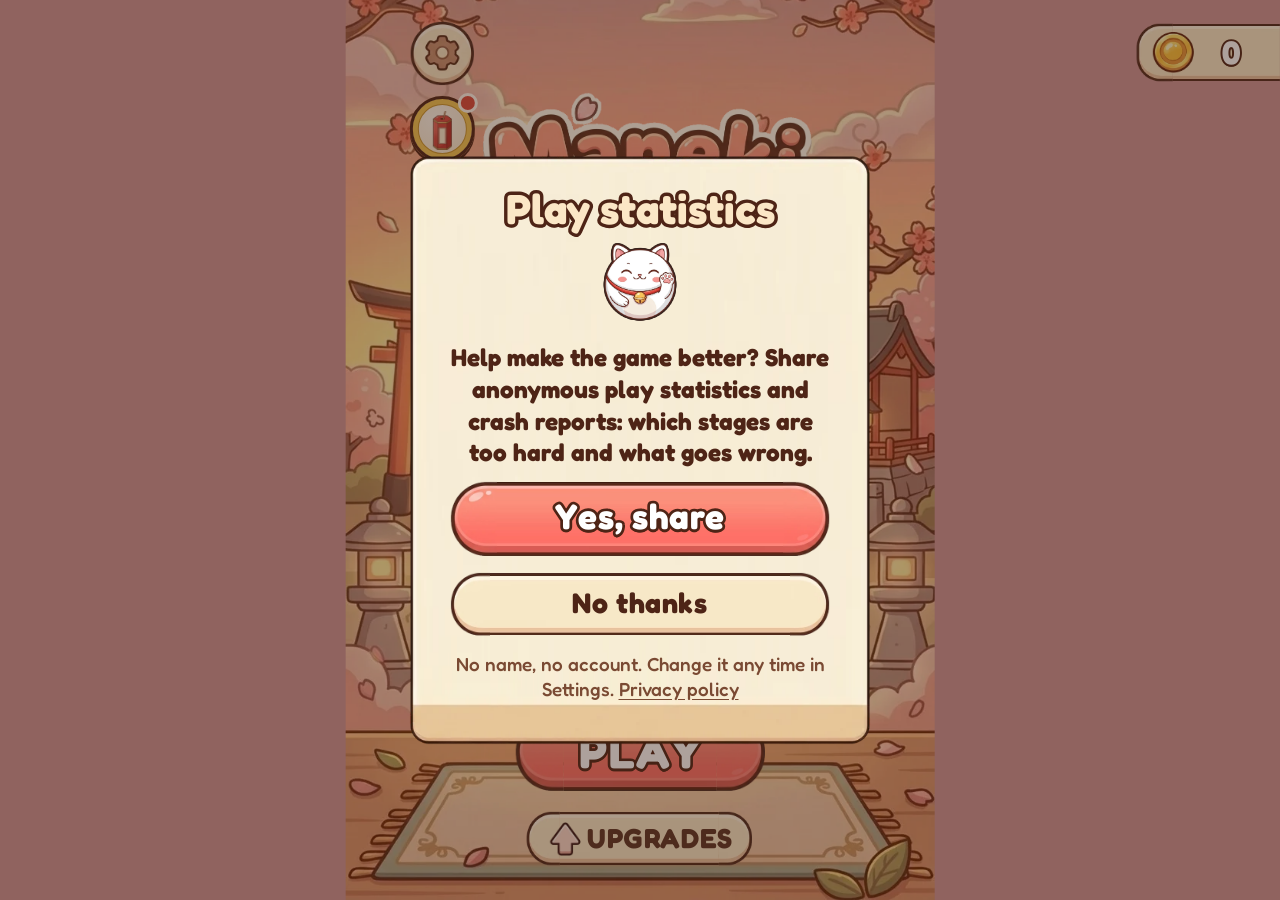
<file: maneki-merge/index.html>
<!doctype html>
<html lang="en">
  <head>
    <meta charset="UTF-8" />
    <meta
      name="viewport"
      content="width=device-width, initial-scale=1, maximum-scale=1, viewport-fit=cover, user-scalable=no"
    />
    <title>Maneki Merge</title>
    <meta
      name="description"
      content="Lucky-cat merge game with a growing jar. Offline PWA for iOS and Android."
    />
    <meta name="theme-color" content="#fcefdf" />
    <!-- "only": a phone's forced dark mode (Chrome's dark sites, the WebView's darkening) must
         never repaint the game (TECH_SPEC §10). -->
    <meta name="color-scheme" content="only light" />
    <meta name="format-detection" content="telephone=no" />

    <!-- Home-screen app (iOS ignores the manifest's display mode and orientation). -->
    <meta name="mobile-web-app-capable" content="yes" />
    <meta name="apple-mobile-web-app-capable" content="yes" />
    <meta name="apple-mobile-web-app-title" content="Maneki" />
    <meta name="apple-mobile-web-app-status-bar-style" content="default" />

    <link rel="icon" href="/maneki-merge/favicon.ico" sizes="48x48" />
    <link rel="icon" href="/maneki-merge/pwa-192x192.png" sizes="192x192" type="image/png" />
    <link rel="apple-touch-icon" href="/maneki-merge/apple-touch-icon-180x180.png" />
    <!-- vite-plugin-pwa injects the manifest link. -->

    <!-- Paint the theme color before the CSS bundle loads (no white flash on launch). -->
    <style>html{background:#fcefdf}.loading{z-index:1100;background:#f7f0d4;transition:opacity ease-out;position:fixed;inset:0;overflow:hidden}.loading.is-done{opacity:0;pointer-events:none}.loading img{-webkit-user-select:none;user-select:none;-webkit-user-drag:none;position:absolute}.loading-bg{object-fit:cover;object-position:50% 100%;width:100%;height:100%;inset:0}.loading-logo{top:calc(env(safe-area-inset-top,0px) + 6vh);width:min(82vw,44vh);left:50%;translate:-50%}.loading-hero{width:min(66vw,36vh);animation:1.6s ease-in-out infinite alternate loading-bob;top:36vh;left:50%;translate:-50%}@keyframes loading-bob{to{translate:-50% -2.5vh}}@media (prefers-reduced-motion:reduce){.loading-hero{animation:none}}.loading-bar{--s:calc(54px / var(--bar-h,1));left:50%;bottom:calc(env(safe-area-inset-bottom,0px) + 15vh);box-sizing:border-box;border:0 solid #0000;border-image:var(--bar-art) 0 var(--bar-right) 0 var(--bar-left) fill / 0 calc(var(--bar-right) * var(--s)) 0 calc(var(--bar-left) * var(--s)) stretch;visibility:hidden;width:min(80vw,340px);height:54px;position:absolute;translate:-50%}.loading-bar.is-art{visibility:visible}.loading-fill{left:calc(var(--fill-x) * var(--s));top:calc(var(--fill-y) * var(--s));width:calc((var(--fill-left) + var(--fill-right)) * var(--s) + var(--progress,0) * (100% - (var(--bar-left) + var(--bar-right)) * var(--s)));height:calc(var(--fill-h) * var(--s));box-sizing:border-box;border:0 solid #0000;border-image:var(--fill-art) 0 var(--fill-right) 0 var(--fill-left) fill / 0 calc(var(--fill-right) * var(--s)) 0 calc(var(--fill-left) * var(--s)) stretch;opacity:calc(var(--progress,0) * 40);transition:width .2s ease-out;position:absolute}.loading-label{left:0;right:0;bottom:calc(env(safe-area-inset-bottom,0px) + 15vh - 40px);text-align:center;color:#4a2e25;margin:0;font:700 18px Fredoka,system-ui,sans-serif;position:absolute}</style>
    <script type="module" crossorigin src="/maneki-merge/assets/index-DJ42JmWC.js"></script>
    <link rel="stylesheet" crossorigin href="/maneki-merge/assets/index-B1uQEXjG.css">
  <link rel="manifest" href="/maneki-merge/manifest.webmanifest"></head>
  <body>
    <main id="app">
      <section id="menu-screen" class="screen" aria-label="Main menu"></section>
      <section id="game-screen" class="screen" aria-label="Game" hidden></section>
      <div id="overlays"></div>
    </main>
    <div
      id="loading"
      class="loading"
      role="progressbar"
      aria-label="Loading"
      aria-valuemin="0"
      aria-valuemax="100"
      aria-valuenow="0"
    >
      <img class="loading-bg" src="/maneki-merge/assets/scene/background.webp" alt="" />
      <img class="loading-logo" src="/maneki-merge/assets/menu/logo.webp" alt="" />
      <img class="loading-hero" src="/maneki-merge/assets/menu/hero.webp" alt="" />
      <div class="loading-bar"><div class="loading-fill"></div></div>
      <p class="loading-label"></p>
    </div>
  </body>
</html>
</file>
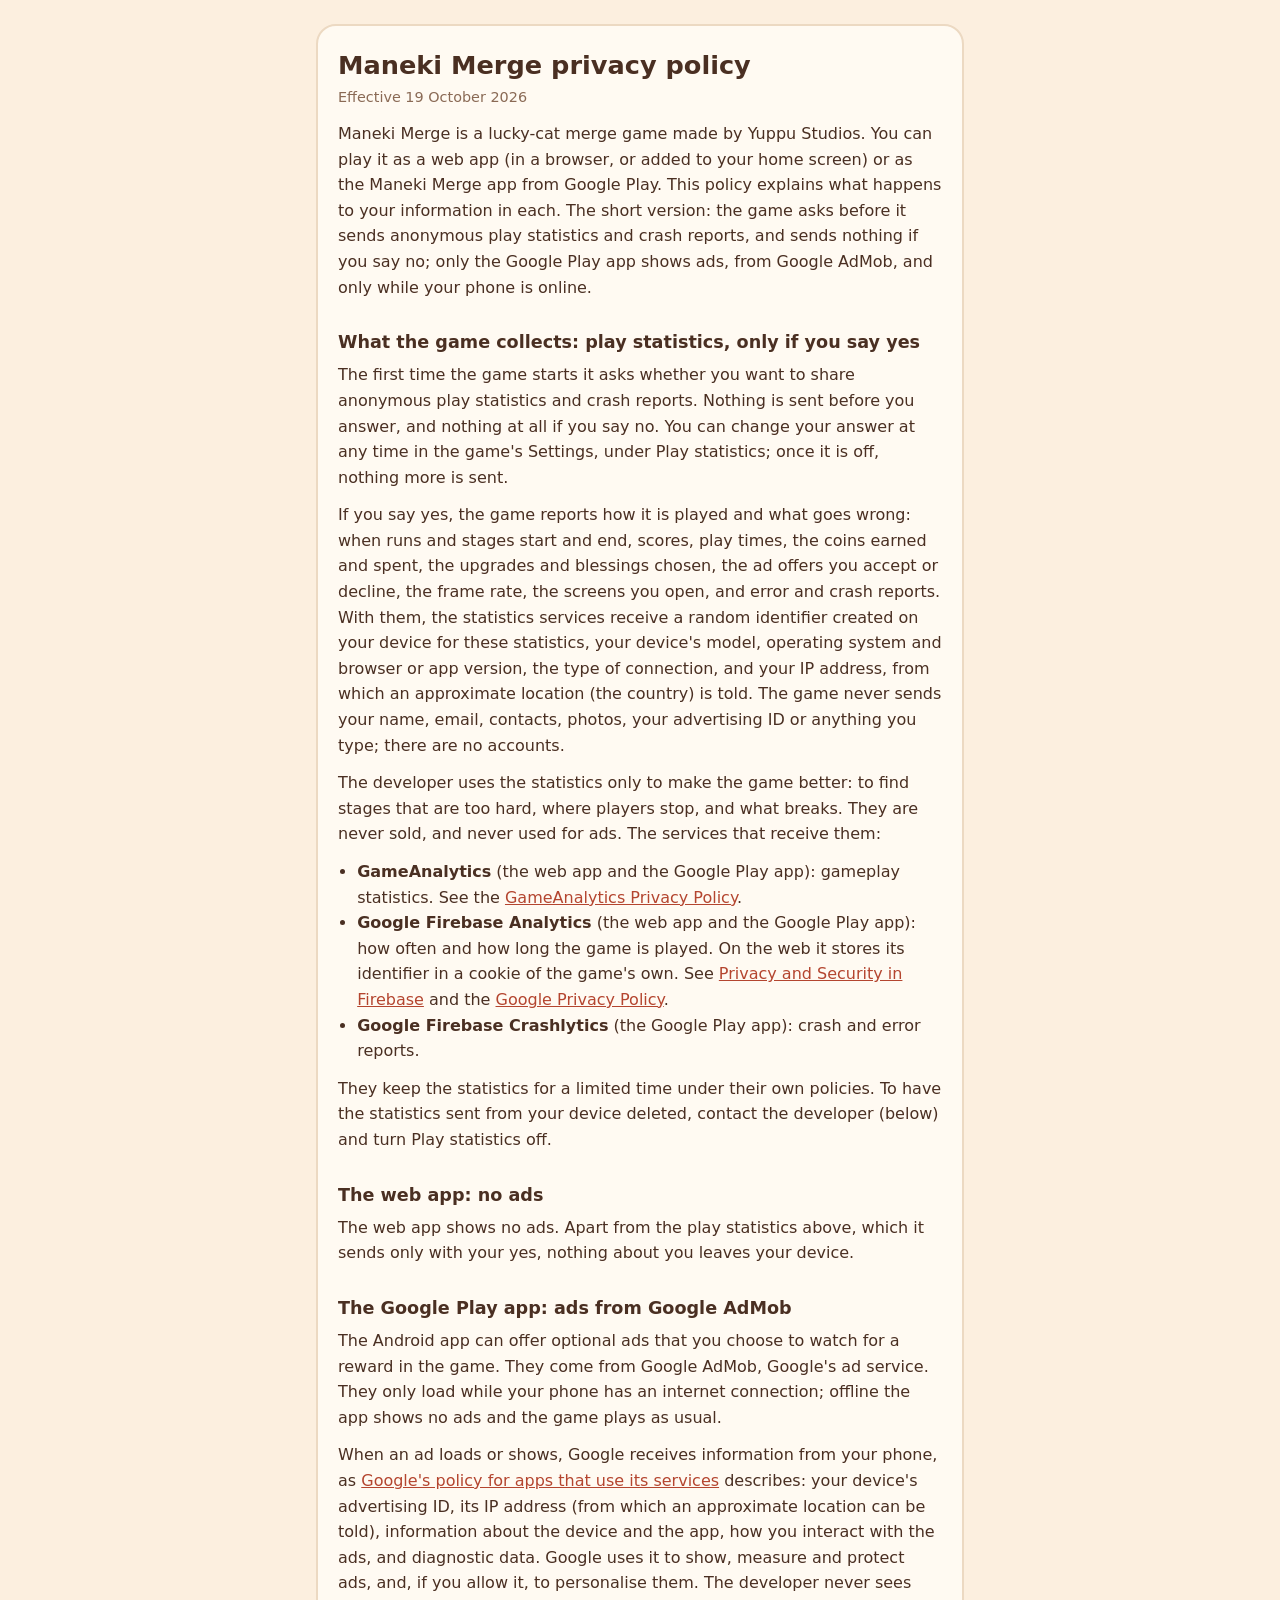
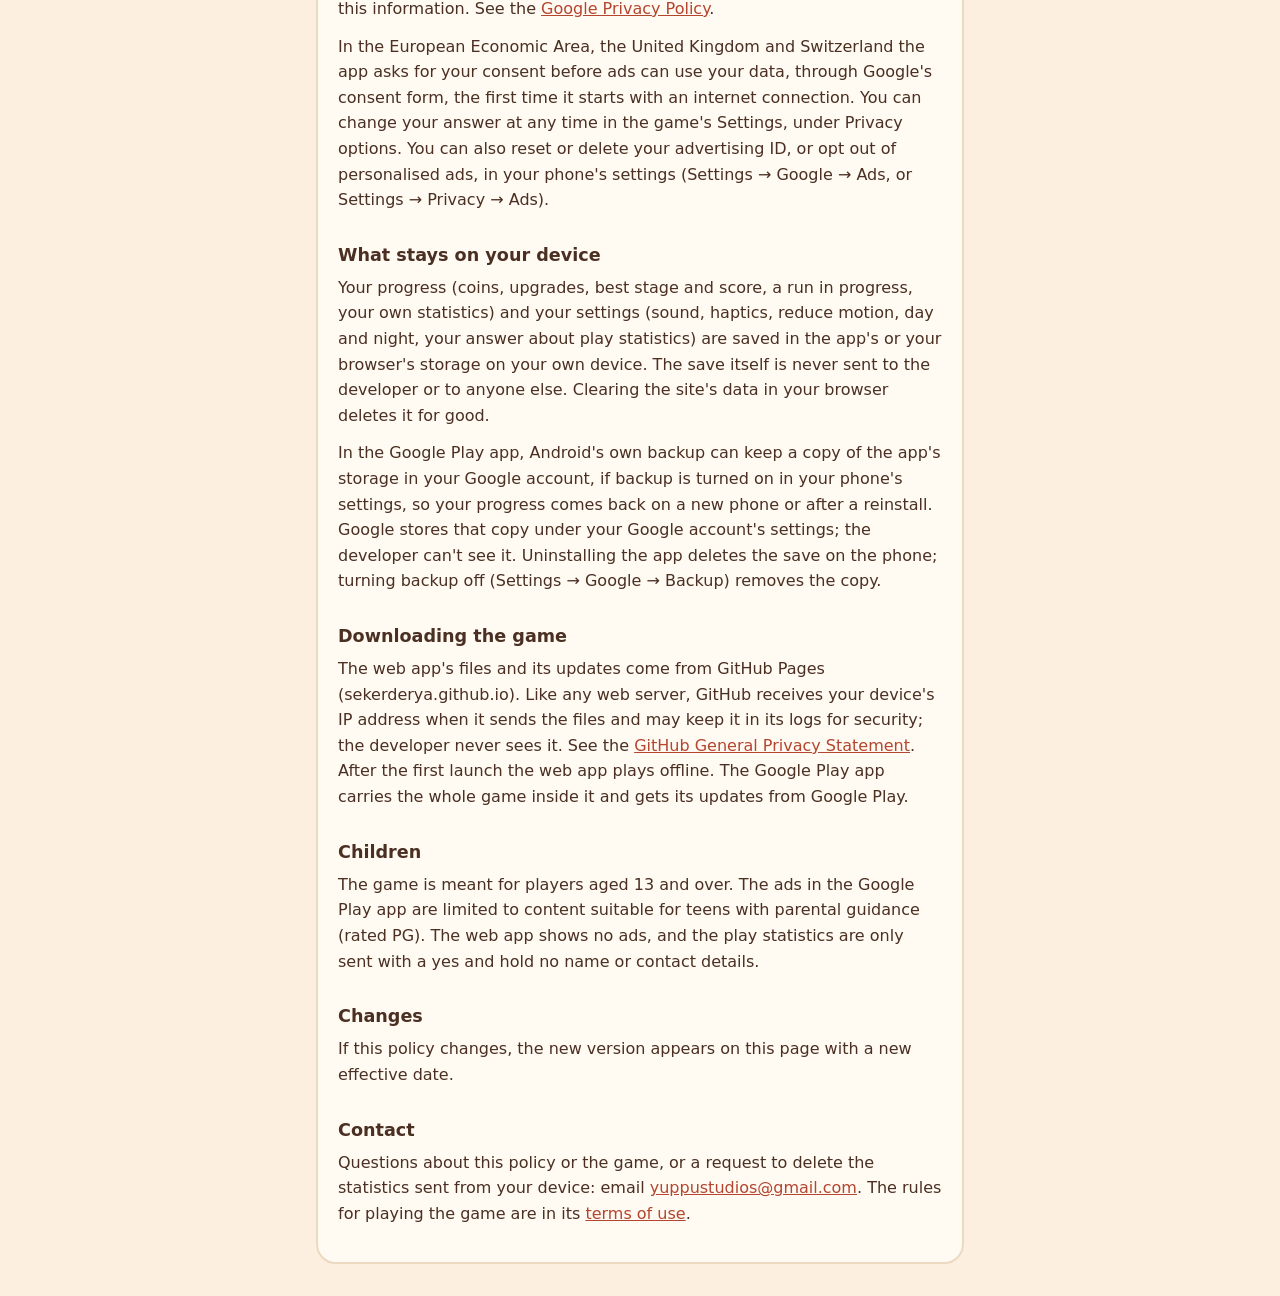
<file: maneki-merge/privacy.html>
<!doctype html>
<html lang="en">
  <head>
    <meta charset="UTF-8" />
    <meta name="viewport" content="width=device-width, initial-scale=1" />
    <title>Privacy Policy – Maneki Merge</title>
    <meta name="description" content="Privacy policy of Maneki Merge, a lucky-cat merge game." />
    <meta name="theme-color" content="#fcefdf" />
    <meta name="color-scheme" content="only light" />
    <link rel="icon" href="favicon.ico" sizes="48x48" />
    <style>
      :root {
        --bg: #fcefdf;
        --card: #fffaf2;
        --ink: #4a2f22;
        --muted: #8a6a55;
        --line: #ecd9c2;
      }
      * {
        box-sizing: border-box;
      }
      body {
        margin: 0;
        background: var(--bg);
        color: var(--ink);
        font:
          16px/1.6 system-ui,
          -apple-system,
          'Segoe UI',
          Roboto,
          sans-serif;
      }
      main {
        max-width: 680px;
        margin: 0 auto;
        padding: max(24px, env(safe-area-inset-top)) 16px max(32px, env(safe-area-inset-bottom));
      }
      article {
        background: var(--card);
        border: 2px solid var(--line);
        border-radius: 20px;
        padding: 24px 20px;
      }
      h1 {
        margin: 0 0 4px;
        font-size: 1.6rem;
        line-height: 1.25;
      }
      h2 {
        margin: 28px 0 6px;
        font-size: 1.1rem;
      }
      p,
      ul {
        margin: 0 0 12px;
      }
      ul {
        padding-left: 1.2em;
      }
      .date {
        color: var(--muted);
        font-size: 0.9rem;
      }
      a {
        color: #b4452f;
      }
    </style>
  </head>
  <body>
    <main>
      <article>
        <h1>Maneki Merge privacy policy</h1>
        <p class="date">Effective 19 October 2026</p>

        <p>
          Maneki Merge is a lucky-cat merge game made by Yuppu Studios. You can play it as a web app
          (in a browser, or added to your home screen) or as the Maneki Merge app from Google Play.
          This policy explains what happens to your information in each. The short version: the game
          asks before it sends anonymous play statistics and crash reports, and sends nothing if you
          say no; only the Google Play app shows ads, from Google AdMob, and only while your phone
          is online.
        </p>

        <h2>What the game collects: play statistics, only if you say yes</h2>
        <p>
          The first time the game starts it asks whether you want to share anonymous play statistics
          and crash reports. Nothing is sent before you answer, and nothing at all if you say no.
          You can change your answer at any time in the game's Settings, under Play statistics; once
          it is off, nothing more is sent.
        </p>
        <p>
          If you say yes, the game reports how it is played and what goes wrong: when runs and
          stages start and end, scores, play times, the coins earned and spent, the upgrades and
          blessings chosen, the ad offers you accept or decline, the frame rate, the screens you
          open, and error and crash reports. With them, the statistics services receive a random
          identifier created on your device for these statistics, your device's model, operating
          system and browser or app version, the type of connection, and your IP address, from which
          an approximate location (the country) is told. The game never sends your name, email,
          contacts, photos, your advertising ID or anything you type; there are no accounts.
        </p>
        <p>
          The developer uses the statistics only to make the game better: to find stages that are
          too hard, where players stop, and what breaks. They are never sold, and never used for
          ads. The services that receive them:
        </p>
        <ul>
          <li>
            <strong>GameAnalytics</strong> (the web app and the Google Play app): gameplay
            statistics. See the
            <a href="https://gameanalytics.com/privacy">GameAnalytics Privacy Policy</a>.
          </li>
          <li>
            <strong>Google Firebase Analytics</strong> (the web app and the Google Play app): how
            often and how long the game is played. On the web it stores its identifier in a cookie
            of the game's own. See
            <a href="https://firebase.google.com/support/privacy"
              >Privacy and Security in Firebase</a
            >
            and the <a href="https://policies.google.com/privacy">Google Privacy Policy</a>.
          </li>
          <li>
            <strong>Google Firebase Crashlytics</strong> (the Google Play app): crash and error
            reports.
          </li>
        </ul>
        <p>
          They keep the statistics for a limited time under their own policies. To have the
          statistics sent from your device deleted, contact the developer (below) and turn Play
          statistics off.
        </p>

        <h2>The web app: no ads</h2>
        <p>
          The web app shows no ads. Apart from the play statistics above, which it sends only with
          your yes, nothing about you leaves your device.
        </p>

        <h2>The Google Play app: ads from Google AdMob</h2>
        <p>
          The Android app can offer optional ads that you choose to watch for a reward in the game.
          They come from Google AdMob, Google's ad service. They only load while your phone has an
          internet connection; offline the app shows no ads and the game plays as usual.
        </p>
        <p>
          When an ad loads or shows, Google receives information from your phone, as
          <a href="https://policies.google.com/technologies/partner-sites"
            >Google's policy for apps that use its services</a
          >
          describes: your device's advertising ID, its IP address (from which an approximate
          location can be told), information about the device and the app, how you interact with the
          ads, and diagnostic data. Google uses it to show, measure and protect ads, and, if you
          allow it, to personalise them. The developer never sees this information. See the
          <a href="https://policies.google.com/privacy">Google Privacy Policy</a>.
        </p>
        <p>
          In the European Economic Area, the United Kingdom and Switzerland the app asks for your
          consent before ads can use your data, through Google's consent form, the first time it
          starts with an internet connection. You can change your answer at any time in the game's
          Settings, under Privacy options. You can also reset or delete your advertising ID, or opt
          out of personalised ads, in your phone's settings (Settings → Google → Ads, or Settings →
          Privacy → Ads).
        </p>

        <h2>What stays on your device</h2>
        <p>
          Your progress (coins, upgrades, best stage and score, a run in progress, your own
          statistics) and your settings (sound, haptics, reduce motion, day and night, your answer
          about play statistics) are saved in the app's or your browser's storage on your own
          device. The save itself is never sent to the developer or to anyone else. Clearing the
          site's data in your browser deletes it for good.
        </p>
        <p>
          In the Google Play app, Android's own backup can keep a copy of the app's storage in your
          Google account, if backup is turned on in your phone's settings, so your progress comes
          back on a new phone or after a reinstall. Google stores that copy under your Google
          account's settings; the developer can't see it. Uninstalling the app deletes the save on
          the phone; turning backup off (Settings → Google → Backup) removes the copy.
        </p>

        <h2>Downloading the game</h2>
        <p>
          The web app's files and its updates come from GitHub Pages (sekerderya.github.io). Like
          any web server, GitHub receives your device's IP address when it sends the files and may
          keep it in its logs for security; the developer never sees it. See the
          <a
            href="https://docs.github.com/site-policy/privacy-policies/github-general-privacy-statement"
            >GitHub General Privacy Statement</a
          >. After the first launch the web app plays offline. The Google Play app carries the whole
          game inside it and gets its updates from Google Play.
        </p>

        <h2>Children</h2>
        <p>
          The game is meant for players aged 13 and over. The ads in the Google Play app are limited
          to content suitable for teens with parental guidance (rated PG). The web app shows no ads,
          and the play statistics are only sent with a yes and hold no name or contact details.
        </p>

        <h2>Changes</h2>
        <p>
          If this policy changes, the new version appears on this page with a new effective date.
        </p>

        <h2>Contact</h2>
        <p>
          Questions about this policy or the game, or a request to delete the statistics sent from
          your device: email <a href="mailto:yuppustudios@gmail.com">yuppustudios@gmail.com</a>. The
          rules for playing the game are in its <a href="terms.html">terms of use</a>.
        </p>
      </article>
    </main>
  </body>
</html>
</file>
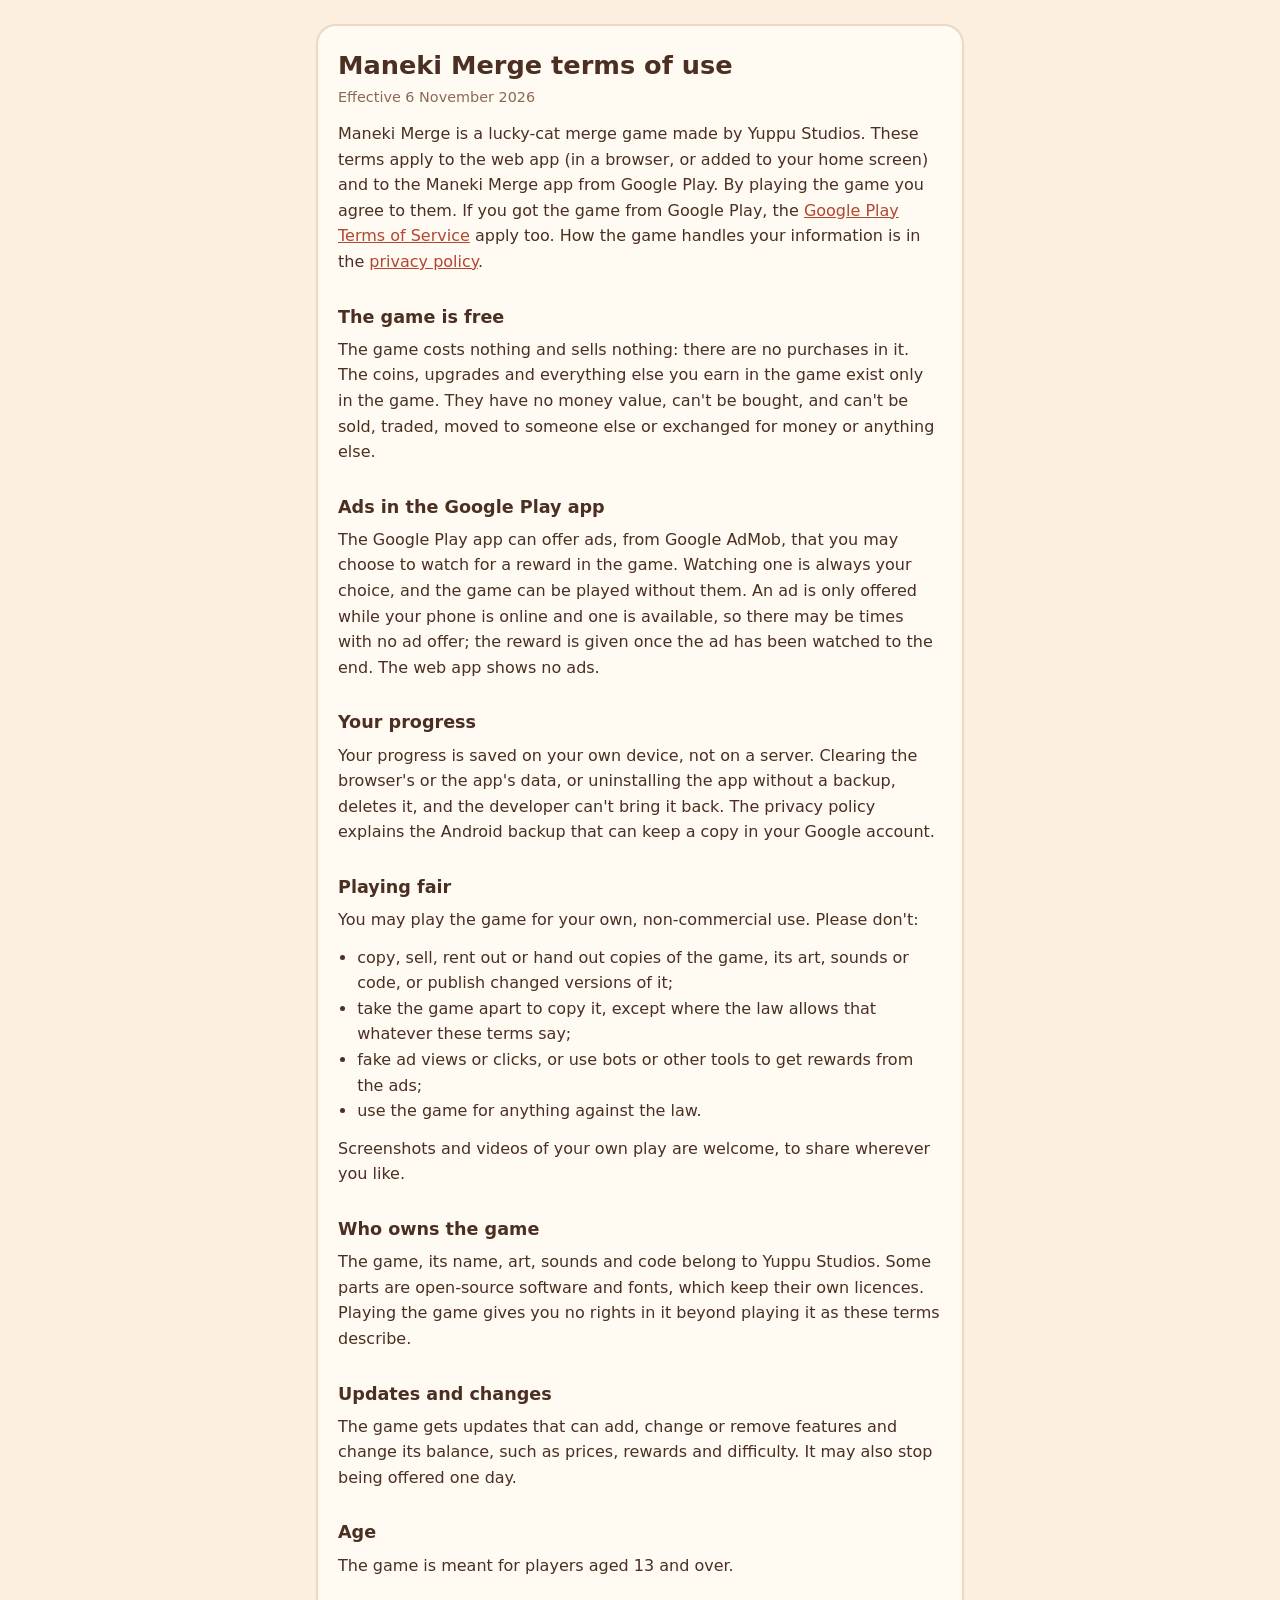
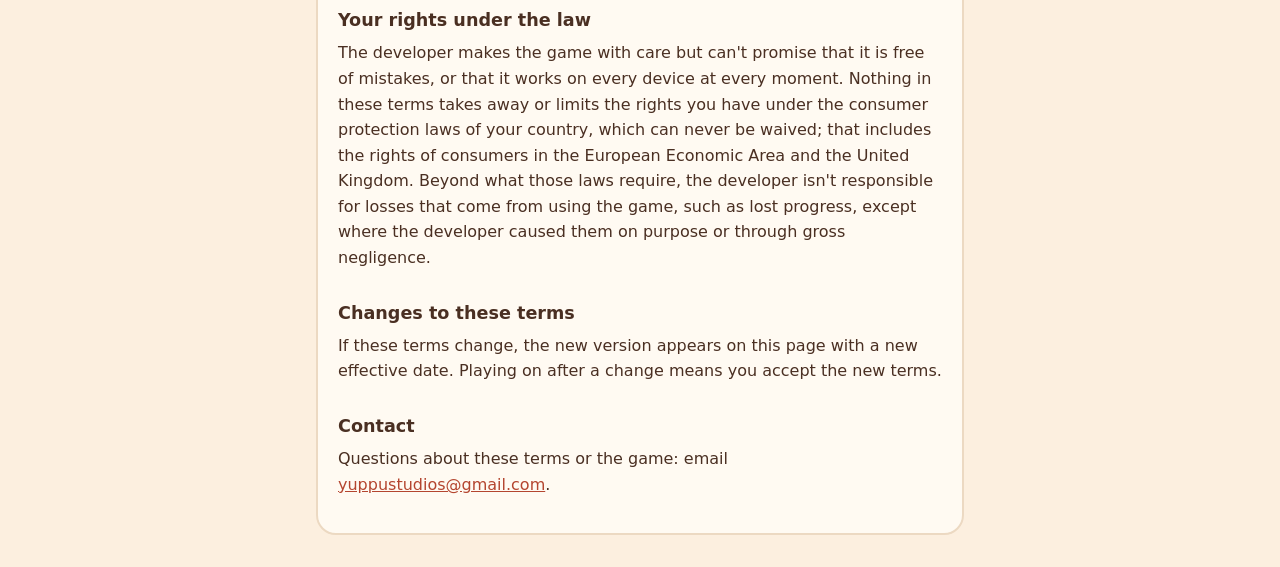
<file: maneki-merge/terms.html>
<!doctype html>
<html lang="en">
  <head>
    <meta charset="UTF-8" />
    <meta name="viewport" content="width=device-width, initial-scale=1" />
    <title>Terms of Use – Maneki Merge</title>
    <meta name="description" content="Terms of use of Maneki Merge, a lucky-cat merge game." />
    <meta name="theme-color" content="#fcefdf" />
    <meta name="color-scheme" content="only light" />
    <link rel="icon" href="favicon.ico" sizes="48x48" />
    <style>
      :root {
        --bg: #fcefdf;
        --card: #fffaf2;
        --ink: #4a2f22;
        --muted: #8a6a55;
        --line: #ecd9c2;
      }
      * {
        box-sizing: border-box;
      }
      body {
        margin: 0;
        background: var(--bg);
        color: var(--ink);
        font:
          16px/1.6 system-ui,
          -apple-system,
          'Segoe UI',
          Roboto,
          sans-serif;
      }
      main {
        max-width: 680px;
        margin: 0 auto;
        padding: max(24px, env(safe-area-inset-top)) 16px max(32px, env(safe-area-inset-bottom));
      }
      article {
        background: var(--card);
        border: 2px solid var(--line);
        border-radius: 20px;
        padding: 24px 20px;
      }
      h1 {
        margin: 0 0 4px;
        font-size: 1.6rem;
        line-height: 1.25;
      }
      h2 {
        margin: 28px 0 6px;
        font-size: 1.1rem;
      }
      p,
      ul {
        margin: 0 0 12px;
      }
      ul {
        padding-left: 1.2em;
      }
      .date {
        color: var(--muted);
        font-size: 0.9rem;
      }
      a {
        color: #b4452f;
      }
    </style>
  </head>
  <body>
    <main>
      <article>
        <h1>Maneki Merge terms of use</h1>
        <p class="date">Effective 6 November 2026</p>

        <p>
          Maneki Merge is a lucky-cat merge game made by Yuppu Studios. These terms apply to the web
          app (in a browser, or added to your home screen) and to the Maneki Merge app from Google
          Play. By playing the game you agree to them. If you got the game from Google Play, the
          <a href="https://play.google.com/about/play-terms/">Google Play Terms of Service</a> apply
          too. How the game handles your information is in the
          <a href="privacy.html">privacy policy</a>.
        </p>

        <h2>The game is free</h2>
        <p>
          The game costs nothing and sells nothing: there are no purchases in it. The coins,
          upgrades and everything else you earn in the game exist only in the game. They have no
          money value, can't be bought, and can't be sold, traded, moved to someone else or
          exchanged for money or anything else.
        </p>

        <h2>Ads in the Google Play app</h2>
        <p>
          The Google Play app can offer ads, from Google AdMob, that you may choose to watch for a
          reward in the game. Watching one is always your choice, and the game can be played without
          them. An ad is only offered while your phone is online and one is available, so there may
          be times with no ad offer; the reward is given once the ad has been watched to the end.
          The web app shows no ads.
        </p>

        <h2>Your progress</h2>
        <p>
          Your progress is saved on your own device, not on a server. Clearing the browser's or the
          app's data, or uninstalling the app without a backup, deletes it, and the developer can't
          bring it back. The privacy policy explains the Android backup that can keep a copy in your
          Google account.
        </p>

        <h2>Playing fair</h2>
        <p>You may play the game for your own, non-commercial use. Please don't:</p>
        <ul>
          <li>
            copy, sell, rent out or hand out copies of the game, its art, sounds or code, or publish
            changed versions of it;
          </li>
          <li>
            take the game apart to copy it, except where the law allows that whatever these terms
            say;
          </li>
          <li>fake ad views or clicks, or use bots or other tools to get rewards from the ads;</li>
          <li>use the game for anything against the law.</li>
        </ul>
        <p>Screenshots and videos of your own play are welcome, to share wherever you like.</p>

        <h2>Who owns the game</h2>
        <p>
          The game, its name, art, sounds and code belong to Yuppu Studios. Some parts are
          open-source software and fonts, which keep their own licences. Playing the game gives you
          no rights in it beyond playing it as these terms describe.
        </p>

        <h2>Updates and changes</h2>
        <p>
          The game gets updates that can add, change or remove features and change its balance, such
          as prices, rewards and difficulty. It may also stop being offered one day.
        </p>

        <h2>Age</h2>
        <p>The game is meant for players aged 13 and over.</p>

        <h2>Your rights under the law</h2>
        <p>
          The developer makes the game with care but can't promise that it is free of mistakes, or
          that it works on every device at every moment. Nothing in these terms takes away or limits
          the rights you have under the consumer protection laws of your country, which can never be
          waived; that includes the rights of consumers in the European Economic Area and the United
          Kingdom. Beyond what those laws require, the developer isn't responsible for losses that
          come from using the game, such as lost progress, except where the developer caused them on
          purpose or through gross negligence.
        </p>

        <h2>Changes to these terms</h2>
        <p>
          If these terms change, the new version appears on this page with a new effective date.
          Playing on after a change means you accept the new terms.
        </p>

        <h2>Contact</h2>
        <p>
          Questions about these terms or the game: email
          <a href="mailto:yuppustudios@gmail.com">yuppustudios@gmail.com</a>.
        </p>
      </article>
    </main>
  </body>
</html>
</file>
<file: maneki-merge/assets/index-B1uQEXjG.css>
:root{--color-bg:#fcefdf;--color-ground:#f4d8be;--color-paper:#fff8ee;--color-card:#fff;--color-ink:#4a2e25;--color-cocoa:#7a5546;--color-line:#e3cbb0;--color-peach:#fce3cc;--color-greige:#eadccb;--color-coral:#e8604c;--color-coral-dark:#a63c2c;--color-mint:#9fdcc6;--color-gold:#f2b83b;--color-gold-dark:#c98a1b;--color-gold-light:#fff1c2;--color-red:#d9483b;--color-red-text:#b23a2e;--color-sakura:#f7c9d2;--color-sakura-deep:#f2a7b8;--color-text:var(--color-ink);--color-muted:var(--color-cocoa);--color-scrim:#4a2e258c;--font-latin:"Fredoka", system-ui, -apple-system, "Segoe UI", Roboto, sans-serif;--font-family:var(--font-latin);--weight-regular:500;--weight-semibold:600;--weight-bold:700;--stroke-scale:1;--radius-sm:12px;--radius-md:18px;--radius-lg:28px;--radius-pill:999px;--touch-min:48px;--gutter:16px;--border:3px solid var(--color-ink);--safe-top:env(safe-area-inset-top,0px);--safe-right:env(safe-area-inset-right,0px);--safe-bottom:env(safe-area-inset-bottom,0px);--safe-left:env(safe-area-inset-left,0px);--shadow-raised:0 4px 0 var(--color-ink);--shadow-pressed:0 1px 0 var(--color-ink);--lightningcss-light:initial;--lightningcss-dark: ;color-scheme:light only}[lang]{--font-family:var(--font-latin);font-family:var(--font-family)}:lang(ru),:lang(uk),:lang(vi){--font-family:"Nunito", "Fredoka", system-ui, sans-serif}:lang(hi){--font-family:"Fredoka", "Kohinoor Devanagari", "Noto Sans Devanagari", "Nirmala UI", system-ui, sans-serif}:lang(th){--font-family:"Fredoka", "Thonburi", "Noto Sans Thai", "Leelawadee UI", system-ui, sans-serif}:lang(ko){--font-family:"Fredoka", "Apple SD Gothic Neo", "Noto Sans KR", "Noto Sans CJK KR", "Malgun Gothic", system-ui, sans-serif}:lang(ja){--font-family:"Fredoka", "Hiragino Maru Gothic ProN", "Hiragino Sans", "Noto Sans JP", "Noto Sans CJK JP", "Yu Gothic UI", "Meiryo", system-ui, sans-serif}:lang(zh-Hans){--font-family:"Fredoka", "PingFang SC", "Noto Sans SC", "Noto Sans CJK SC", "Microsoft YaHei", system-ui, sans-serif}:lang(zh-Hant){--font-family:"Fredoka", "PingFang TC", "Noto Sans TC", "Noto Sans CJK TC", "Microsoft JhengHei", system-ui, sans-serif}:lang(hi),:lang(th),:lang(ko),:lang(ja),:lang(zh-Hans),:lang(zh-Hant){--stroke-scale:.55}:lang(ja){word-break:auto-phrase}*,:before,:after{box-sizing:border-box}html,body{overscroll-behavior:none;width:100%;height:100%;margin:0;overflow:hidden}body{background:var(--color-bg);color:var(--color-text);font-family:var(--font-family);font-weight:var(--weight-regular);-webkit-text-size-adjust:100%;-moz-text-size-adjust:100%;text-size-adjust:100%;-webkit-font-smoothing:antialiased;-webkit-user-select:none;user-select:none;-webkit-touch-callout:none;-webkit-tap-highlight-color:transparent;touch-action:manipulation;line-height:1.3;position:fixed;inset:0}#app{width:100%;height:100dvh;height:var(--app-height,100dvh);position:fixed;top:0;left:0;overflow:hidden}.screen{padding:calc(var(--safe-top) + 8px) calc(var(--safe-right) + var(--gutter)) calc(var(--safe-bottom) + 8px) calc(var(--safe-left) + var(--gutter));flex-direction:column;display:flex;position:absolute;inset:0}[hidden]{display:none!important}img,svg{display:block}[data-scrollable]{overscroll-behavior:contain;-webkit-overflow-scrolling:touch;touch-action:pan-y;overflow-y:auto}button{font:inherit;color:inherit;cursor:pointer;touch-action:manipulation;background:0 0;border:0;margin:0}button:disabled{cursor:default}button:focus-visible{outline:3px solid var(--color-coral);outline-offset:3px}.btn{min-height:var(--touch-min);border:var(--border);border-radius:var(--radius-pill);font-weight:var(--weight-bold);letter-spacing:.02em;box-shadow:var(--shadow-raised);justify-content:center;align-items:center;gap:8px;padding:0 28px;transition:transform 70ms ease-out,box-shadow 70ms ease-out,filter 70ms ease-out;display:inline-flex;position:relative}.btn:active:not(:disabled){filter:brightness(.96);box-shadow:var(--shadow-pressed);transform:translateY(3px)scale(.97)}.btn:disabled{cursor:default}.btn-primary{background:var(--color-coral);color:#fff;text-shadow:0 2px 0 var(--color-coral-dark)}.btn-secondary{background:var(--color-mint);color:var(--color-ink)}.btn-ghost{background:var(--color-paper);color:var(--color-ink)}.btn-small{min-height:var(--touch-min);padding:0 20px;font-size:1rem}.icon-btn{width:var(--touch-min);height:var(--touch-min);border:var(--border);background:var(--color-paper);color:var(--color-ink);box-shadow:var(--shadow-raised);border-radius:50%;justify-content:center;align-items:center;transition:transform 70ms ease-out,box-shadow 70ms ease-out;display:inline-flex}.icon-btn:active{box-shadow:var(--shadow-pressed);transform:translateY(3px)scale(.94)}.icon-btn svg{width:24px;height:24px}.coin-balance{border:var(--border);border-radius:var(--radius-pill);background:var(--color-paper);min-height:44px;color:var(--color-ink);font-weight:var(--weight-bold);font-variant-numeric:tabular-nums;align-items:center;gap:8px;padding:0 16px 0 5px;font-size:1.35rem;display:inline-flex}.coin-balance .coin-icon{width:32px;height:32px}.reduce-motion *,.reduce-motion :before,.reduce-motion :after{transition-duration:0s!important}.menu-screen{padding-bottom:0;overflow:hidden}.menu-top{z-index:2;justify-content:space-between;align-items:center;min-height:52px;display:flex;position:relative}.menu-settings{width:52px;height:52px}.menu-settings svg{width:26px;height:26px}.menu-title{z-index:2;text-align:center;font-size:clamp(2.1rem,10.5vw,2.6rem);font-weight:var(--weight-bold);letter-spacing:.01em;color:var(--color-ink);text-shadow:0 3px 0 var(--color-sakura-deep);margin:12px 0 0;line-height:1;animation:3.6s ease-in-out infinite idle-bob;position:relative}.menu-hero{z-index:0;min-height:132px;margin:4px calc(-1 * (var(--safe-right) + var(--gutter))) 0 calc(-1 * (var(--safe-left) + var(--gutter)));flex:1 1 0;position:relative;container-type:size}.menu-scene{width:100%;height:100%;position:absolute;inset:0}.hero-figure{--cat:150px;left:50%;bottom:calc(var(--cat) * .28 + 12px);width:var(--cat);height:var(--cat);position:absolute;transform:translate(-50%)}@supports (height:1cqh){.hero-figure{--cat:min(58cqh, 176px, 46cqw);bottom:calc(var(--cat) * .28 + 3.2cqw)}}.hero-halo{background:#f8dcc4;border-radius:50%;position:absolute;inset:-18.6%}.hero-cushion{width:145.4%;height:41.9%;position:absolute;top:86%;left:-22.7%}.hero-cat{transform-origin:50% 92%;animation:4s ease-in-out infinite hero-sway;position:absolute;inset:-4%}.hero-cat svg,.hero-cat img,.hero-coin .coin-icon{width:100%;height:100%}.hero-coin{width:14%;height:14%;animation:3.2s ease-in-out infinite coin-float;position:absolute}.hero-coin-1{top:-7%;left:-9.9%}.hero-coin-2{width:11.6%;height:11.6%;animation-delay:-.8s;top:-15.1%;left:99.4%}.hero-coin-3{animation-delay:-1.6s;top:62.8%;left:106.4%}.hero-coin-4{width:10.5%;height:10.5%;animation-delay:-2.4s;top:68%;left:-17.4%}.menu-lower{z-index:1;margin:0 calc(-1 * (var(--safe-right) + var(--gutter))) 0 calc(-1 * (var(--safe-left) + var(--gutter)));padding:4px calc(var(--safe-right) + var(--gutter)) calc(var(--safe-bottom) + 14px) calc(var(--safe-left) + var(--gutter));background:var(--color-ground);flex-direction:column;align-items:center;gap:12px;display:flex;position:relative}.menu-bush{z-index:-1;width:90px;height:90px;position:absolute;bottom:0;left:0}.menu-bush.is-right{left:auto;right:0;transform:scaleX(-1)}.menu-records{grid-template-columns:repeat(2,minmax(0,1fr));gap:10px;width:min(100%,310px);display:grid}.record{border:2.5px solid var(--color-ink);background:var(--color-paper);border-radius:16px;flex-direction:column;align-items:center;margin:0;padding:6px 10px 7px;display:flex}.record-label{color:var(--color-muted);font-size:.75rem;font-weight:var(--weight-semibold);letter-spacing:.08em;text-transform:uppercase}.record-value{font-size:1.35rem;font-weight:var(--weight-bold);font-variant-numeric:tabular-nums;line-height:1.15}.menu-actions{flex-direction:column;align-items:center;gap:16px;margin-top:4px;display:flex}.btn-play{border:4px solid var(--color-ink);background:var(--color-coral);color:#fff;width:148px;height:148px;box-shadow:0 7px 0 var(--color-ink);border-radius:50%;flex-direction:column;justify-content:center;align-items:center;transition:transform 70ms ease-out,box-shadow 70ms ease-out;display:flex;position:relative}.btn-play:active{box-shadow:0 2px 0 var(--color-ink);transform:translateY(5px)scale(.97)}.btn-play svg{width:30px;height:30px}.btn-play .btn-label{font-size:2.5rem;font-weight:var(--weight-bold);letter-spacing:.04em;text-shadow:0 3px 0 var(--color-coral-dark);line-height:1.05}.btn-play:before{content:"";background:#ffffff52;border-radius:50%;width:30%;height:14%;position:absolute;top:11%;left:15%;transform:rotate(-32deg)}.btn-play:after{content:"";border:3px solid var(--color-coral);opacity:0;pointer-events:none;border-radius:50%;animation:2.6s ease-out infinite play-ripple;position:absolute;inset:-12px}.btn-upgrades{width:200px;min-height:54px;font-size:1.35rem}.btn-upgrades svg{width:22px;height:22px}.notify-dot{border:3px solid var(--color-paper);background:var(--color-red);border-radius:50%;width:20px;height:20px;position:absolute;top:-8px;right:-4px}.notify-dot:not([hidden]){animation:1.8s ease-in-out infinite dot-pop}.menu-bottom{flex-direction:column;align-items:center;gap:8px;display:flex}.update-badge{min-height:var(--touch-min);border:var(--border);border-radius:var(--radius-pill);background:var(--color-gold);color:var(--color-ink);font-weight:var(--weight-bold);box-shadow:var(--shadow-raised);padding:0 20px;animation:1.6s ease-in-out infinite badge-pulse}.update-badge:active{box-shadow:var(--shadow-pressed);transform:translateY(3px)}.install-hint{border:2px solid var(--color-ink);border-radius:var(--radius-sm);background:var(--color-paper);text-align:center;flex-wrap:wrap;justify-content:center;align-items:center;gap:6px;margin:0;padding:8px 14px;font-size:.95rem;display:flex}.install-hint svg{color:#2f6fd1;width:20px;height:20px}@keyframes idle-bob{50%{transform:translateY(-5px)}}@keyframes hero-sway{0%,to{transform:rotate(-2deg)}50%{transform:rotate(2deg)}}@keyframes coin-float{50%{transform:translateY(-6px)rotate(8deg)}}@keyframes play-ripple{0%,45%{opacity:0;transform:scale(.94)}55%{opacity:.55}to{opacity:0;transform:scale(1.12)}}@keyframes dot-pop{0%,70%,to{transform:scale(1)}80%{transform:scale(1.3)}}@keyframes badge-pulse{50%{transform:scale(1.04)}}.reduce-motion .menu-title,.reduce-motion .hero-cat,.reduce-motion .hero-coin,.reduce-motion .btn-play:after,.reduce-motion .notify-dot:not([hidden]),.reduce-motion .update-badge{animation:none}@media (max-height:720px){.menu-title{margin-top:6px;font-size:2rem}.menu-lower{gap:9px}.record{padding:4px 10px 5px}.record-value{font-size:1.15rem}.menu-actions{gap:12px;margin-top:0}.btn-play{width:120px;height:120px}.btn-play svg{width:24px;height:24px}.btn-play .btn-label{font-size:2rem}.btn-upgrades{min-height:50px;font-size:1.2rem}}.menu-start-row{align-items:center;gap:10px;display:flex}.menu-start-row .menu-start-tag{border:2px solid var(--color-line);background:var(--color-paper);min-width:48px;color:var(--color-ink);font-weight:var(--weight-bold);text-align:center;border-radius:999px;padding:6px 12px}.menu-start-row .menu-start-step{border:2px solid var(--color-line);background:var(--color-paper);width:48px;height:48px;color:var(--color-ink);font-size:1.4rem;font-weight:var(--weight-bold);border-radius:50%}.menu-start-row .menu-start-step:disabled{opacity:.45}.menu-screen.is-art{--u:min(100vw / 768, 100vh / 1376);background:var(--menu-sky);padding:0;container-type:size}@supports (width:1cqw){.menu-screen.is-art{--u:min(100cqw / 768, 100cqh / 1376)}}.menu-screen.is-art>*{--lift:max(0px, var(--safe-bottom) + 6px - 48 * var(--u));--extra:max(0px, 100cqh - 1376 * var(--u) - var(--lift));--hero-shift:calc(-15.5 * var(--u) - .2 * var(--extra))}.menu-bg{width:clamp(768 * var(--u), 100%, 900 * var(--u));pointer-events:none;-webkit-user-select:none;user-select:none;height:auto;position:absolute;bottom:0;left:50%;transform:translate(-50%)}.menu-stage{left:50%;bottom:calc(var(--lift) + .2 * var(--extra));width:calc(768 * var(--u));height:calc(1376 * var(--u));position:absolute;transform:translate(-50%)}.menu-stage img{pointer-events:none;-webkit-user-select:none;user-select:none;height:auto;display:block;position:absolute}.menu-glow{left:calc(85 * var(--u));top:calc(300 * var(--u));width:calc(600 * var(--u));height:calc(600 * var(--u));translate:0 var(--hero-shift);background:radial-gradient(closest-side,#fff6c4 0%,#ffe896f2 42%,#ffdc9680 72%,#ffdea000 100%);border-radius:50%;animation:4s ease-in-out infinite menu-glow;position:absolute}.menu-sparkle{translate:0 var(--hero-shift);animation:2.4s ease-in-out infinite menu-twinkle}.menu-sparkle-1{left:calc(213 * var(--u));top:calc(465 * var(--u));width:calc(50 * var(--u))}.menu-sparkle-2{left:calc(181 * var(--u));top:calc(523 * var(--u));width:calc(31 * var(--u));animation-delay:-.6s}.menu-sparkle-3{left:calc(505 * var(--u));top:calc(478 * var(--u));width:calc(50 * var(--u));animation-delay:-1.2s}.menu-sparkle-4{left:calc(545 * var(--u));top:calc(551 * var(--u));width:calc(31 * var(--u));animation-delay:-1.8s}.menu-sparkle-5{left:calc(190 * var(--u));top:calc(672 * var(--u));width:calc(33 * var(--u));animation-delay:-.3s}.menu-hero-art{left:calc(135 * var(--u));top:calc(481 * var(--u));width:calc(497 * var(--u));transform-origin:50% 92%;translate:0 var(--hero-shift);animation:3.6s ease-in-out infinite menu-breathe}.menu-logo{left:calc(101 * var(--u));top:calc(141 * var(--u));width:calc(555 * var(--u));translate:0 calc(-.4 * var(--extra));margin:0;animation:3.6s ease-in-out infinite idle-bob;position:absolute}.menu-logo .menu-logo-art{width:100%;position:static}.menu-record{top:calc(934 * var(--u));box-sizing:border-box;width:calc(284 * var(--u));height:calc(var(--menu-record-height) * var(--u));border-style:solid;border-color:#0000;border-width:0 calc(var(--menu-record-slice-right) * var(--u)) 0 calc(var(--menu-record-slice-left) * var(--u));border-image-source:var(--menu-record-art);border-image-slice:var(--menu-record-slice);filter:drop-shadow(0 calc(4 * var(--u)) calc(4 * var(--u)) #7a4e2e33);--body-left:calc((var(--menu-record-body-left) - var(--menu-record-slice-left)) * var(--u));--body-right:calc((var(--menu-record-body-right) - var(--menu-record-slice-right)) * var(--u));--value-left:calc(var(--menu-record-value-left) * var(--u));--value-right:calc(var(--menu-record-value-right) * var(--u));border-image-repeat:stretch;align-items:flex-start;margin:0;display:flex;position:absolute}.menu-record:first-child{left:calc(90 * var(--u))}.menu-record:last-child{left:calc(394 * var(--u))}.menu-record.is-stage{border-width:0;--body-left:calc(var(--menu-record-body-right) * var(--u));--body-right:var(--body-left);--torii-left:calc(12 * var(--u));--torii-width:calc(66 * var(--u));--value-left:calc(var(--torii-left) + var(--torii-width) + 4 * var(--u));--value-right:calc(var(--menu-record-well-end) * var(--u));border-image-source:none}.menu-record.is-stage:before,.menu-record.is-stage:after{content:"";z-index:-1;position:absolute;top:0;bottom:0}.menu-record.is-stage:before{width:calc(var(--menu-record-slice-right) * var(--u));background:var(--menu-record-art) right / calc(var(--menu-record-art-width) * var(--u)) 100% no-repeat;left:0;transform:scaleX(-1)}.menu-record.is-stage:after{left:calc((var(--menu-record-slice-right) - 1) * var(--u));border-style:solid;border-color:#0000;border-width:0 calc(var(--menu-record-slice-right) * var(--u)) 0 0;border-image-source:var(--menu-record-art);border-image-slice:var(--menu-record-plain-slice);border-image-repeat:stretch;right:0}.menu-stage .menu-record-torii{left:var(--torii-left);top:calc((var(--menu-record-well-top) + var(--menu-record-well-height) / 2) * var(--u));width:var(--torii-width);translate:0 -50%}.menu-record-label{top:calc(var(--menu-record-label-top) * var(--u));left:var(--body-left);right:var(--body-right);height:calc(var(--menu-record-label-height) * var(--u));color:#7f3d2a;font-size:calc(27 * var(--u));font-weight:var(--weight-bold);letter-spacing:.04em;text-transform:uppercase;white-space:nowrap;justify-content:center;align-items:center;line-height:1;display:flex;position:absolute}.menu-record-label:after{content:":"}.menu-screen.is-art .record-value{top:calc(var(--menu-record-well-top) * var(--u));left:var(--value-left);right:var(--value-right);height:calc(var(--menu-record-well-height) * var(--u));color:#fff;font-size:calc(var(--u) * min(42, 380 / var(--chars,6)));font-weight:var(--weight-bold);font-variant-numeric:tabular-nums;white-space:nowrap;--edge:calc(2.9 * var(--u));--edge-corner:calc(1.9 * var(--u));text-shadow:var(--edge) 0 0 #5c2c18, calc(-1 * var(--edge)) 0 0 #5c2c18, 0 var(--edge) 0 #5c2c18, 0 calc(-1 * var(--edge)) 0 #5c2c18, var(--edge-corner) var(--edge-corner) 0 #5c2c18, calc(-1 * var(--edge-corner)) var(--edge-corner) 0 #5c2c18, var(--edge-corner) calc(-1 * var(--edge-corner)) 0 #5c2c18, calc(-1 * var(--edge-corner)) calc(-1 * var(--edge-corner)) 0 #5c2c18, 0 calc(4.8 * var(--u)) 0 #5c2c18;justify-content:center;align-items:center;line-height:1;display:flex;position:absolute}.menu-screen.is-art .coin-value{color:#fff;font-weight:var(--weight-bold);font-variant-numeric:tabular-nums;white-space:nowrap;-webkit-text-stroke:calc(6 * var(--u) * var(--stroke-scale)) #4e2416;paint-order:stroke fill;text-shadow:0 calc(3 * var(--u)) 0 #4e2416;line-height:1}.menu-play,.menu-upgrades{font-weight:var(--weight-bold);background:0 0;border:0 solid #0000;justify-content:center;align-items:center;padding:0;line-height:1;transition:transform 70ms ease-out,filter 70ms ease-out;display:flex;position:absolute}.menu-play:active,.menu-upgrades:active{transform:translateY(calc(4 * var(--u))) scale(.98);filter:brightness(.96)}.menu-play{left:calc(192 * var(--u));top:calc(1090 * var(--u));width:calc(385 * var(--u));height:calc(126 * var(--u));padding-bottom:calc(10 * var(--u));border-image:var(--menu-play-art) 0 var(--menu-play-slice) fill / 0 calc(126 * var(--u) * var(--menu-play-cap)) stretch;color:#fff;font-size:calc(72 * var(--u));letter-spacing:.03em;-webkit-text-stroke:calc(8 * var(--u) * var(--stroke-scale)) #4e2416;paint-order:stroke fill;text-shadow:0 calc(5 * var(--u)) 0 #4e2416}.menu-upgrades{--pill:calc(88 * var(--u));--box:max(var(--pill), 48px);left:calc(210 * var(--u));top:calc(1240 * var(--u) - (var(--box) - var(--pill)) / 2);width:calc(347 * var(--u));height:var(--box);padding:0 0 calc(7 * var(--u)) calc(62 * var(--u));isolation:isolate;color:#5b3324;font-size:calc(42 * var(--u));letter-spacing:.02em;text-transform:uppercase}.menu-upgrades:before{content:"";z-index:-1;left:0;right:0;top:calc(50% - var(--pill) / 2);height:var(--pill);border:0 solid #0000;border-image:var(--menu-upgrades-art) 0 var(--menu-upgrades-slice) fill / 0 calc(88 * var(--u) * var(--menu-upgrades-cap)) stretch;position:absolute}.menu-stage .menu-upgrades-arrow{left:calc(36 * var(--u));top:calc(50% - var(--pill) / 2 + 17 * var(--u));width:calc(47 * var(--u))}.menu-upgrades .notify-dot{top:calc(50% - var(--pill) / 2 - 18 * var(--u));right:calc(-8 * var(--u));width:calc(44 * var(--u));height:calc(44 * var(--u));border:calc(4 * var(--u)) solid #7a1f1c;background:radial-gradient(circle at 35% 32%,#ff6b6b 0%,#e8333b 55%,#c9232c 100%)}.menu-art-top{left:50%;top:max(calc(32 * var(--u)), calc(var(--safe-top) + 8px));width:calc(768 * var(--u));height:calc(100 * var(--u));position:absolute;transform:translate(-50%)}.menu-gear{left:calc(32 * var(--u));width:max(calc(100 * var(--u)), 48px);height:max(calc(100 * var(--u)), 48px);background:0 0;border:0;padding:0;transition:transform 70ms ease-out;position:absolute;top:0}.menu-gear:active{transform:translateY(calc(3 * var(--u))) scale(.96)}.menu-gear-art{pointer-events:none;width:100%;height:auto;display:block}.menu-coins{--hidden:calc(56 * var(--u));right:calc((768 * var(--u) - 100cqw) / 2 - var(--hidden));top:calc(3 * var(--u));min-width:calc(220 * var(--u) + var(--hidden));height:calc(95 * var(--u));padding:0 calc(26 * var(--u) + var(--hidden)) calc(6 * var(--u)) calc(96 * var(--u));border:0 solid #0000;border-image:var(--menu-coins-art) 0 var(--menu-coins-slice) fill / 0 calc(95 * var(--u) * var(--menu-coins-cap)) stretch;justify-content:center;align-items:center;display:flex;position:absolute}.menu-coins-coin{left:calc(26 * var(--u));top:calc(14 * var(--u));width:calc(62 * var(--u));pointer-events:none;height:auto;position:absolute}.menu-coins .coin-value{font-size:calc(50 * var(--u))}.menu-art-top .menu-bottom{left:calc(148 * var(--u));right:calc(270 * var(--u));min-height:calc(100 * var(--u));justify-content:center;gap:4px;position:absolute;top:0}.menu-art-top .install-hint,.menu-art-top .update-badge,.menu-art-top .install-btn{padding:4px 8px;font-size:12px;line-height:1.2}.menu-art-top .update-badge,.menu-art-top .install-btn{min-height:40px}.menu-art-top .install-hint svg{width:16px;height:16px}@keyframes menu-glow{50%{opacity:.8;transform:scale(.96)}}@keyframes menu-twinkle{50%{opacity:.55;transform:scale(.75)rotate(12deg)}}@keyframes menu-breathe{50%{transform:scale(1.008,1.016)}}.reduce-motion .menu-glow,.reduce-motion .menu-sparkle,.reduce-motion .menu-hero-art,.reduce-motion .menu-logo{animation:none}.menu-start-tag{left:calc(146 * var(--u));top:calc(1066 * var(--u));z-index:1;align-items:center;gap:calc(8 * var(--u));height:calc(66 * var(--u));padding:0 calc(24 * var(--u)) calc(4 * var(--u)) calc(18 * var(--u));border:0 solid #0000;border-image:var(--menu-coins-art) 0 var(--menu-coins-slice) fill / 0 calc(66 * var(--u) * var(--menu-coins-cap)) stretch;color:#4e2416;font-size:calc(46 * var(--u));font-weight:var(--weight-bold);font-variant-numeric:tabular-nums;pointer-events:none;line-height:1;display:flex;position:absolute}.menu-stage .menu-start-torii{width:calc(48 * var(--u));position:static}.menu-start-step{--size:calc(92 * var(--u));--box:max(var(--size), 48px);top:calc(1153 * var(--u) - var(--box) / 2);width:var(--box);height:var(--box);padding:0 0 calc(6 * var(--u));border:calc(5 * var(--u)) solid #4e2416;box-shadow:0 calc(6 * var(--u)) 0 #4e2416;color:#4e2416;font-size:calc(64 * var(--u));font-weight:var(--weight-bold);background:radial-gradient(circle at 35% 30%,#fffdf6,#fff1d8 70%);border-radius:50%;place-items:center;line-height:1;transition:transform 70ms ease-out;display:grid;position:absolute}.menu-start-step.is-down{left:calc(96 * var(--u) - var(--box) / 2)}.menu-start-step.is-up{left:calc(672 * var(--u) - var(--box) / 2)}.menu-start-step:active:not(:disabled){transform:translateY(calc(4 * var(--u)));box-shadow:0 calc(2 * var(--u)) 0 #4e2416}.menu-start-step:disabled{opacity:.45}.shop-overlay{padding:calc(var(--safe-top) + 56px) calc(var(--safe-right) + 8px) 0 calc(var(--safe-left) + 8px);background:var(--color-scrim);justify-content:flex-end}.shop-sheet{border:4px solid var(--color-ink);border-radius:var(--radius-lg) var(--radius-lg) 0 0;background:var(--color-paper);text-align:left;border-bottom:0;flex-direction:column;width:100%;max-width:520px;min-height:0;max-height:100%;animation:.28s cubic-bezier(.2,.9,.3,1) shop-slide-up;display:flex}@keyframes shop-slide-up{0%{transform:translateY(100%)}}.shop-header{border-bottom:2.5px dashed var(--color-line);align-items:center;gap:10px;padding:14px 12px 12px 20px;display:flex}.shop-title{font-size:1.75rem;font-weight:var(--weight-bold);flex:1;margin:0;line-height:1}.shop-balance{background:var(--color-card);min-height:40px;padding-right:14px;font-size:1.15rem}.shop-balance .coin-icon{width:28px;height:28px}.shop-close{background:var(--color-card)}.shop-list{min-height:0;padding:14px 12px calc(var(--safe-bottom) + 20px);flex-direction:column;flex:auto;gap:12px;display:flex}.shop-card{border:2.5px solid var(--color-ink);background:var(--color-card);border-radius:20px;flex:none;grid-template-columns:52px minmax(0,1fr);gap:12px;padding:14px 14px 14px 12px;display:grid;box-shadow:0 4px #e8d2b8}.shop-card.is-bought{animation:.45s ease-out shop-card-bought}@keyframes shop-card-bought{30%{background:var(--color-gold-light);transform:scale(1.03)}}.shop-icon{border:2.5px solid var(--color-ink);background:var(--color-peach);width:52px;height:52px;color:var(--color-ink);border-radius:50%;justify-content:center;align-items:center;display:flex}.shop-icon svg{width:26px;height:26px}.shop-head{justify-content:space-between;align-items:baseline;gap:8px;display:flex}.shop-name{font-size:1.1rem;font-weight:var(--weight-bold);margin:0;line-height:1.2}.shop-level{color:var(--color-muted);font-size:.82rem;font-weight:var(--weight-semibold);font-variant-numeric:tabular-nums;flex:none}.shop-desc{color:var(--color-muted);margin:6px 0 8px;font-size:.88rem;line-height:1.3}.shop-foot{justify-content:space-between;align-items:flex-end;gap:10px;display:flex}.shop-value{font-variant-numeric:tabular-nums;flex-wrap:wrap;align-items:baseline;gap:2px 6px;min-width:0;margin:0;font-size:1.05rem;display:flex}.shop-stat{width:100%;color:var(--color-muted);font-size:.75rem;font-weight:var(--weight-semibold);letter-spacing:.04em;text-transform:uppercase}.shop-current,.shop-next{font-weight:var(--weight-bold)}.shop-arrow{color:var(--color-muted)}.shop-buy-box{flex-direction:column;flex:none;align-items:flex-end;gap:4px;display:flex}.shop-buy{background:var(--color-gold);min-width:100px;color:var(--color-ink);font-variant-numeric:tabular-nums;border-width:2.5px;gap:6px;padding:0 14px;font-size:1.1rem}.shop-buy-label{display:none}.shop-buy-line{align-items:center;gap:6px;display:inline-flex}.shop-buy-mark{display:inline-flex}.shop-buy svg,.shop-buy .coin-icon{width:22px;height:22px}.shop-buy[data-state=insufficient]{color:var(--color-red-text);box-shadow:none;background:#f1e6d8;border-color:#b9a08c}.shop-buy[data-state=insufficient] .coin-icon{opacity:.55}.shop-buy[data-state=max]{box-shadow:none;letter-spacing:.06em;background:0 0;border-style:dashed}.shop-buy[data-state=max] svg{width:18px;height:18px}.shop-need{color:var(--color-red-text);font-size:.75rem;font-weight:var(--weight-semibold);white-space:nowrap}.reduce-motion .shop-sheet,.reduce-motion .shop-card.is-bought{animation:none}.shop-section{flex:none;margin:10px 4px 0}.shop-section-title{font-size:1.3rem;font-weight:var(--weight-bold);margin:0;line-height:1.1}.shop-section-desc{color:var(--color-muted);margin:2px 0 0;font-size:.88rem}.shop-icon.is-blessing{background:var(--color-gold-light);position:relative}.shop-icon-ball{height:auto;position:absolute;top:50%;left:50%;transform:translate(-50%,-50%)}.shop-icon.is-golden .shop-icon-ball{filter:drop-shadow(0 0 6px #ffc93c)}.shop-card[data-state=locked] .shop-icon>:not(.clip-btn),.shop-card[data-state=locked] .shop-value{filter:grayscale(.7);opacity:.7}.shop-card[data-state=locked] .shop-icon{background:#ede6dfb3;border-color:#3a322fb3}.shop-card[data-state=locked] .shop-icon.is-blessing{background:#f5f1e3b3}.shop-buy[data-state=locked]{color:var(--color-muted);box-shadow:none;background:#f1e6d8;border-color:#b9a08c}.shop-overlay.is-art{-webkit-backdrop-filter:blur(6px)brightness(.92);backdrop-filter:blur(6px)brightness(.92);background:#46261638;justify-content:flex-start;padding:0;container-type:inline-size}.shop-overlay.is-art .shop-sheet{--u:calc(min(100cqw, 520px) / var(--shop-mockup-w));--s:calc(677 * var(--u) / var(--shop-card-w));width:calc(768 * var(--u));max-width:none;height:100%;padding-top:var(--safe-top);background:0 0;border:0;border-radius:0}.shop-overlay.is-art .shop-header{height:calc(284 * var(--u));border:0;flex:none;padding:0;position:relative}.shop-overlay.is-art .shop-title{left:50%;top:calc(80 * var(--u));min-width:calc(412 * var(--u));height:calc(116 * var(--u));padding:0 calc(56 * var(--u)) calc(8 * var(--u));border:0 solid #0000;border-image:var(--shop-title-art) 0 var(--shop-title-slice) fill / 0 calc(116 * var(--u) * var(--shop-title-cap)) stretch;color:#fbe7c6;font-size:calc(66 * var(--u));white-space:nowrap;-webkit-text-stroke:calc(10 * var(--u) * var(--stroke-scale)) #4e2416;paint-order:stroke fill;text-shadow:0 calc(5 * var(--u)) 0 #4e2416;justify-content:center;align-items:center;line-height:1;display:flex;position:absolute;transform:translate(-50%)}.shop-overlay.is-art .shop-close{right:calc(28 * var(--u));top:calc(30 * var(--u));width:max(calc(100 * var(--u)), 44px);height:max(calc(100 * var(--u)), 44px);box-shadow:none;background:0 0;border:0;padding:0;position:absolute}.shop-close-art{width:100%;height:100%}.shop-overlay.is-art .shop-balance{z-index:1;right:calc(40 * var(--u));top:calc(200 * var(--u));align-items:center;gap:calc(12 * var(--u));min-height:0;height:calc(72 * var(--u));padding:0 calc(30 * var(--u)) calc(4 * var(--u)) calc(18 * var(--u));border:0 solid #0000;border-image:var(--shop-coins-art) 0 var(--shop-coins-slice) fill / 0 calc(72 * var(--u) * var(--shop-coins-cap)) stretch;box-shadow:none;background:0 0;border-radius:0;display:flex;position:absolute}.shop-overlay.is-art .shop-balance-coin{width:calc(50 * var(--u));height:auto}.shop-overlay.is-art .shop-balance .coin-value{color:#fff;font-size:calc(40 * var(--u));font-weight:var(--weight-bold);font-variant-numeric:tabular-nums;-webkit-text-stroke:calc(6 * var(--u) * var(--stroke-scale)) #4e2416;paint-order:stroke fill;text-shadow:0 calc(3 * var(--u)) 0 #4e2416}.shop-overlay.is-art .shop-list{gap:calc(26 * var(--u));padding:0 calc(45 * var(--u)) calc(var(--safe-bottom) + 40 * var(--u))}.shop-overlay.is-art .shop-card{grid-template-columns:calc(196 * var(--u)) minmax(0, 1fr) auto;grid-template-rows:auto 1fr calc(var(--shop-card-bottom) * var(--s));min-height:calc(245 * var(--u));padding:calc(24 * var(--u)) calc(24 * var(--u)) 0 calc(22 * var(--u));border:0 solid #0000;border-image:var(--shop-card-art) var(--shop-card-corner) var(--shop-card-corner) var(--shop-card-bottom) fill / calc(var(--shop-card-corner) * var(--s)) calc(var(--shop-card-corner) * var(--s)) calc(var(--shop-card-bottom) * var(--s)) stretch;box-shadow:none;color:#4e2416;background:0 0;border-radius:0;gap:0}@keyframes shop-card-bought-art{30%{filter:brightness(1.08);transform:scale(1.03)}}.shop-overlay.is-art .shop-card.is-bought{animation-name:shop-card-bought-art}.shop-overlay.is-art .shop-info,.shop-overlay.is-art .shop-foot{display:contents}.shop-overlay.is-art .shop-icon{width:calc(168 * var(--u));height:calc(168 * var(--u));margin-bottom:calc(8 * var(--u));background:0 0;border:0;grid-area:1/1/3;align-self:center}.shop-icon-art{width:100%;height:100%}.shop-overlay.is-art .shop-head{grid-area:1/2/auto/4;align-items:baseline}.shop-overlay.is-art .shop-name{font-size:calc(42 * var(--u))}.shop-overlay.is-art .shop-level{color:#4e2416;font-size:calc(34 * var(--u));font-weight:var(--weight-bold)}.shop-overlay.is-art .shop-desc{margin:calc(14 * var(--u)) 0 calc(40 * var(--u));color:#5b3324;font-size:calc(29 * var(--u));font-weight:var(--weight-semibold);grid-area:2/2/auto/4;align-self:start}.shop-overlay.is-art .shop-value{align-self:center;gap:calc(10 * var(--u));padding:0 0 calc(4 * var(--u)) calc(14 * var(--u));color:#4e2416;font-size:calc(28 * var(--u));font-weight:var(--weight-bold);white-space:nowrap;flex-wrap:nowrap;grid-area:3/1/auto/3}.shop-overlay.is-art .shop-stat{color:#4e2416;width:auto;font-size:inherit;font-weight:var(--weight-bold);letter-spacing:.02em}.shop-overlay.is-art .shop-arrow{color:#4e2416}.shop-overlay.is-art .shop-buy-box{margin-bottom:calc(14 * var(--u));grid-area:3/3;align-self:end;position:relative}.shop-overlay.is-art .shop-buy{--pill:calc(86 * var(--u));isolation:isolate;min-width:calc(172 * var(--u));min-height:max(var(--pill), 48px);padding:0 calc(26 * var(--u)) calc(6 * var(--u));box-shadow:none;color:#4e2416;background:0 0;border:0;border-radius:0;flex-direction:column;justify-content:center;gap:0;line-height:1;display:flex;position:relative}.shop-overlay.is-art .shop-buy:before{content:"";z-index:-1;left:0;right:0;top:calc(50% - var(--pill) / 2);height:var(--pill);border:0 solid #0000;border-image:var(--shop-buy-art) 0 var(--shop-buy-slice) fill / 0 calc(86 * var(--u) * var(--shop-buy-cap)) stretch;position:absolute}.shop-overlay.is-art .shop-buy-label{font-size:calc(24 * var(--u));font-weight:var(--weight-bold);display:block}.shop-overlay.is-art .shop-buy-line{gap:calc(8 * var(--u));font-size:calc(32 * var(--u));font-weight:var(--weight-bold)}.shop-overlay.is-art .shop-coin{width:calc(34 * var(--u));height:auto}.shop-overlay.is-art .shop-buy svg{width:calc(30 * var(--u));height:calc(30 * var(--u))}.shop-overlay.is-art .shop-buy[data-state=insufficient]{color:#4e2416;filter:grayscale(.85)brightness(1.06);opacity:.85;background:0 0;border-color:#0000}.shop-overlay.is-art .shop-buy[data-state=insufficient] .shop-buy-label,.shop-overlay.is-art .shop-buy[data-state=max] .shop-buy-label{visibility:hidden}.shop-overlay.is-art .shop-need{left:0;right:0;top:calc(8 * var(--u));color:#b3261e;font-size:calc(19 * var(--u));font-weight:var(--weight-bold);text-align:center;pointer-events:none;position:absolute}.shop-overlay.is-art .shop-buy[data-state=max]{filter:saturate(.4);letter-spacing:.04em}.shop-overlay.is-art .shop-section{margin:calc(18 * var(--u)) 0 calc(-6 * var(--u));text-align:center}.shop-overlay.is-art .shop-section-title{color:#813c2d;font-size:calc(46 * var(--u));-webkit-text-stroke:calc(9 * var(--u) * var(--stroke-scale)) #fff6e7;paint-order:stroke fill}.shop-overlay.is-art .shop-section-desc{margin-top:calc(4 * var(--u));color:#5b3324;font-size:calc(28 * var(--u));font-weight:var(--weight-semibold);-webkit-text-stroke:calc(7 * var(--u) * var(--stroke-scale)) #fff6e7;paint-order:stroke fill}.shop-overlay.is-art .shop-icon.is-blessing{width:calc(156 * var(--u));height:calc(156 * var(--u));margin-left:calc(6 * var(--u));border:calc(6 * var(--u)) solid #4e2416;box-shadow:inset 0 0 0 calc(9 * var(--u)) #f2c552;background:#fff6e7;border-radius:50%}.shop-overlay.is-art .shop-icon.is-blessing svg{width:calc(64 * var(--u));height:calc(64 * var(--u))}.shop-overlay.is-art .shop-icon-ball{filter:drop-shadow(0 0 calc(1.5 * var(--u)) #4e2416)}.shop-overlay.is-art .shop-icon.is-golden .shop-icon-ball{filter:drop-shadow(0 0 calc(1.5 * var(--u)) #4e2416) drop-shadow(0 0 calc(8 * var(--u)) #ffc93c) drop-shadow(0 0 calc(5 * var(--u)) #ffe08a)}.shop-overlay.is-art .shop-card[data-state=locked] .shop-icon{background:0 0;border-color:#0000}.shop-overlay.is-art .shop-card[data-state=locked] .shop-icon.is-blessing{box-shadow:inset 0 0 0 calc(9 * var(--u)) #d3c6a3b3;background:#f9f7f2b3;border-color:#362a25b3}.shop-overlay.is-art .shop-buy[data-state=locked]{color:#4e2416;filter:grayscale(.85)brightness(1.06);opacity:.85;background:0 0;border-color:#0000}.shop-torii{width:calc(34 * var(--u));height:auto}.settings-overlay{background:var(--color-scrim)}.settings-card{border:4px solid var(--color-ink);border-radius:var(--radius-lg);background:var(--color-paper);width:min(100%,360px);max-height:100%;box-shadow:0 8px 0 var(--color-ink);text-align:left;padding:16px 16px 14px 20px;animation:.24s cubic-bezier(.2,1.4,.4,1) panel-pop;overflow-y:auto}@keyframes panel-pop{0%{opacity:0;transform:scale(.86)}}.settings-header{align-items:center;gap:10px;margin-bottom:4px;display:flex}.settings-title{font-size:1.75rem;font-weight:var(--weight-bold);flex:1;margin:0;line-height:1}.settings-close{background:var(--color-card);flex:none}.settings-list{flex-direction:column;display:flex}.settings-row{text-align:left;align-items:center;gap:12px;width:100%;min-height:62px;padding:8px 0;display:flex}.settings-row+.settings-row{border-top:2px dashed var(--color-line)}.settings-row:active .switch,.settings-row:active .settings-icon{transform:scale(.94)}.settings-icon{border:2px solid var(--color-ink);background:var(--color-peach);border-radius:14px;flex:none;justify-content:center;align-items:center;width:44px;height:44px;transition:transform 70ms ease-out;display:flex}.settings-icon svg{width:24px;height:24px}.settings-text{flex-direction:column;flex:1;gap:2px;min-width:0;display:flex}.settings-label{font-size:1.1rem;font-weight:var(--weight-semibold)}.settings-sub{color:var(--color-muted);font-size:.82rem}.switch{border:2.5px solid var(--color-ink);border-radius:var(--radius-pill);background:var(--color-greige);flex:none;justify-content:flex-end;align-items:center;min-width:72px;height:36px;padding:0 9px 0 34px;transition:transform 70ms ease-out;display:flex;position:relative}.switch-text{font-size:.8rem;font-weight:var(--weight-bold);color:var(--color-muted);line-height:1;display:grid}.switch-word{grid-area:1/1}.switch-off{text-align:right}.settings-row:not(.is-on) .switch-on,.settings-row.is-on .switch-off{visibility:hidden}.switch-knob{border:2.5px solid var(--color-ink);background:#fff;border-radius:50%;width:25px;height:25px;transition:left .14s ease-out;position:absolute;top:3px;left:3px}.settings-row.is-on .switch{background:var(--color-mint);justify-content:flex-start;padding:0 34px 0 10px}.settings-row.is-on .switch-text{color:var(--color-ink)}.settings-row.is-on .switch-knob{left:calc(100% - 28px)}.settings-language-value{flex:none;align-items:center;gap:6px;display:flex}.flag{border:2px solid var(--color-ink);border-radius:5px;flex:none;width:34px;height:23px;transition:transform 70ms ease-out;display:block;overflow:hidden}.flag-svg{width:100%;height:100%;display:block}.settings-row:active .flag,.language-option:active .flag{transform:scale(.92)}.settings-chevron{flex:none;margin-right:4px;display:flex}.settings-chevron svg{width:22px;height:22px}.settings-row.is-done .settings-chevron{color:#2e8a63}.settings-version{color:var(--color-muted);text-align:center;font-variant-numeric:tabular-nums;flex-wrap:wrap;justify-content:center;gap:.5em;margin:8px 0 0;font-size:.75rem;display:flex}.settings-privacy{color:inherit;text-underline-offset:.15em;margin:-12px -8px;padding:12px 8px;text-decoration:underline}.language-card{flex-direction:column;display:flex;overflow:hidden}.language-list{scrollbar-width:none;flex-direction:column;flex:auto;gap:2px;min-height:0;margin:0 -6px;padding:2px 6px 6px;display:flex;position:relative}.language-list::-webkit-scrollbar{display:none}.language-option{text-align:left;border-radius:14px;flex:none;align-items:center;gap:12px;width:100%;min-height:54px;padding:6px 10px;display:flex}.language-option.is-selected{background:#f2b83b38;box-shadow:inset 0 0 0 2px #f2b83bb3}.language-names{flex-direction:column;flex:1;gap:1px;min-width:0;display:flex}.language-native{font-size:1.1rem;font-weight:var(--weight-semibold);line-height:1.2}.language-local{color:var(--color-muted);font-size:.82rem;line-height:1.2}.language-check{border:2px solid var(--color-ink);visibility:hidden;background:#f2b83b;border-radius:50%;flex:none;justify-content:center;align-items:center;width:30px;height:30px;display:flex}.language-check svg{width:18px;height:18px}.language-option.is-selected .language-check{visibility:visible}.reduce-motion .settings-card{animation:none}.daily-card{flex-direction:column;gap:10px;display:flex}.daily-fortune{align-items:center;gap:14px;padding:6px 2px;display:flex}.daily-box{border:3px solid var(--color-ink);width:72px;height:96px;box-shadow:0 4px 0 var(--color-ink);background:linear-gradient(90deg,#b8302a,#e0483d 45%,#c23a31);border-radius:10px 10px 8px 8px;flex:none;margin-top:14px;animation:2.6s ease-in-out infinite daily-box-shake;position:relative}.daily-box-stick{border:2px solid var(--color-ink);background:#f6e3bf;border-radius:3px;width:9px;height:26px;position:absolute;top:-22px;left:50%;transform:translate(-50%)rotate(8deg)}.daily-box-label{border:2px solid var(--color-ink);color:var(--color-ink);font-size:.62rem;font-weight:var(--weight-bold);writing-mode:vertical-rl;letter-spacing:.08em;background:#fff8ee;border-radius:4px;justify-content:center;align-items:center;display:flex;position:absolute;inset:22px 6px}@keyframes daily-box-shake{0%,70%,to{transform:rotate(0)}76%{transform:rotate(-7deg)}84%{transform:rotate(6deg)}92%{transform:rotate(-3deg)}}.reduce-motion .daily-box{animation:none}.daily-overlay.is-art .daily-box{width:auto;height:124px;box-shadow:none;transform-origin:50% 90%;background:0 0;border:0;border-radius:0;margin-top:0}.daily-box-art{width:auto;height:100%;display:block}.daily-overlay.is-art .daily-slip{width:auto;height:150px;min-height:0;aspect-ratio:var(--slip-ratio);padding:var(--slip-paper) 6px 10%;background:var(--slip-art) center / 100% 100% no-repeat;box-shadow:none;border:0;border-radius:0;justify-content:center}.daily-overlay.is-art .daily-slip-name{font-size:.86rem}.daily-overlay.is-art .daily-slip .daily-reward{font-size:.82rem}.daily-overlay.is-art .daily-slip .daily-coin{width:16px}.daily-slip{border:3px solid var(--color-ink);width:92px;min-height:112px;box-shadow:0 4px 0 var(--color-ink);text-align:center;background:#fffaf0;border-radius:6px;flex-direction:column;flex:none;justify-content:flex-end;align-items:center;gap:4px;padding:26px 6px 8px;animation:.42s cubic-bezier(.2,1.4,.4,1) daily-slip-in;display:flex;position:relative}.daily-slip-band{border-bottom:2px solid var(--color-ink);background:#d9483b;height:18px;position:absolute;inset:0 0 auto}.daily-slip-name{color:var(--color-red-text);font-size:.95rem;font-weight:var(--weight-bold);line-height:1.1}@keyframes daily-slip-in{0%{opacity:0;transform:translateY(24px)scale(.7)rotate(-6deg)}}.reduce-motion .daily-slip{animation:none}.daily-fortune-text{flex-direction:column;flex:1;align-items:flex-start;gap:4px;min-width:0;display:flex}.daily-fortune-title{font-size:1.2rem;font-weight:var(--weight-bold);margin:0;line-height:1.15}.daily-fortune-sub{color:var(--color-muted);font-size:.85rem;font-weight:var(--weight-semibold);margin:0;line-height:1.2}.daily-slip.is-doubled .daily-reward{color:var(--color-red-text);animation:.52s ease-out go-coins-doubled}.reduce-motion .daily-slip.is-doubled .daily-reward{animation:none}.daily-double{background:var(--color-gold);gap:8px;min-height:44px;margin-top:4px;padding:0 18px}.daily-draw{min-height:46px;margin-top:4px;padding:0 30px;font-size:1.15rem}.daily-streak{align-items:center;gap:6px;padding:2px 4px;display:flex}.daily-dot{border:2px solid var(--color-ink);background:var(--color-greige);border-radius:50%;width:16px;height:16px}.daily-dot.is-on{background:radial-gradient(circle at 35% 30%, #ffe28a, var(--color-gold) 60%)}.daily-streak-text{color:var(--color-muted);font-size:.85rem;font-weight:var(--weight-bold);margin-left:6px}.daily-heading{font-size:1.15rem;font-weight:var(--weight-bold);margin:6px 0 0}.daily-wishes{flex-direction:column;display:flex}.daily-wish{align-items:center;gap:10px;min-height:58px;padding:6px 0;display:flex}.daily-wishes .daily-wish+.daily-wish,.daily-bonus{border-top:2px dashed var(--color-line)}.daily-wish-icon .cat-icon{--size:34px}.daily-wish-mark{color:var(--color-gold-dark);font-size:1.4rem;line-height:1}.daily-bonus-coin{width:30px;height:auto}.daily-wish-text{flex-direction:column;flex:1;gap:4px;min-width:0;display:flex}.daily-wish-line{font-size:.98rem;font-weight:var(--weight-bold);line-height:1.15}.daily-wish-sub{color:var(--color-muted);font-size:.8rem;font-weight:var(--weight-semibold)}.daily-bar{border:2px solid var(--color-ink);background:var(--color-greige);border-radius:999px;height:16px;display:block;position:relative;overflow:hidden}.daily-bar-fill{background:linear-gradient(#ffe07a, var(--color-gold));position:absolute;inset:0 auto 0 0}.daily-bar-text{color:var(--color-ink);font-size:.7rem;font-weight:var(--weight-bold);text-align:center;line-height:12px;display:block;position:relative}.daily-reward{color:var(--color-cocoa);font-size:.95rem;font-weight:var(--weight-bold);flex:none;align-items:center;gap:4px;display:inline-flex}.daily-coin{width:20px;height:auto}.daily-claim{background:var(--color-gold);min-height:40px;color:var(--color-ink);flex:none;padding:0 16px;animation:1.6s ease-in-out infinite daily-claim}@keyframes daily-claim{50%{transform:scale(1.07)}}.reduce-motion .daily-claim{animation:none}.daily-done{border:2px solid var(--color-ink);background:var(--color-mint);border-radius:50%;flex:none;justify-content:center;align-items:center;width:36px;height:36px;display:inline-flex}.daily-done svg{width:20px;height:20px}.daily-wish.is-claimed .daily-wish-text,.daily-wish.is-claimed .daily-wish-icon{opacity:.55}.daily-overlay.is-art .daily-card{gap:calc(14 * var(--u));padding-bottom:0}.daily-overlay.is-art .daily-wish-icon{width:calc(100 * var(--u));height:calc(100 * var(--u))}.daily-overlay.is-art .daily-wish-icon .cat-icon{--size:calc(64 * var(--u))}.daily-overlay.is-art .daily-draw{--h:calc(96 * var(--u));min-height:max(var(--h), 46px);padding:0 calc(48 * var(--u)) calc(8 * var(--u));border:0 solid #0000;border-image:var(--shop-play-art) 0 var(--shop-play-slice) fill / 0 calc(var(--h) * var(--shop-play-cap)) stretch;box-shadow:none;color:#fff;font-size:calc(44 * var(--u));-webkit-text-stroke:calc(7 * var(--u) * var(--stroke-scale)) #4e2416;paint-order:stroke fill;text-shadow:0 calc(4 * var(--u)) 0 #4e2416;background:0 0;border-radius:0}.daily-overlay.is-art .daily-double{--h:calc(90 * var(--u));gap:calc(12 * var(--u));min-height:max(var(--h), 44px);padding:0 calc(30 * var(--u)) calc(8 * var(--u));border:0 solid #0000;border-image:var(--shop-buy-art) 0 var(--shop-buy-slice) fill / 0 calc(var(--h) * var(--shop-buy-cap)) stretch;box-shadow:none;color:#4e2416;font-size:calc(36 * var(--u));background:0 0;border-radius:0}.daily-overlay.is-art .daily-double .ad-offer-play{width:calc(50 * var(--u));height:calc(50 * var(--u));background:0 0}.daily-overlay.is-art .daily-claim{--h:calc(80 * var(--u));min-height:max(var(--h), 40px);padding:0 calc(28 * var(--u)) calc(6 * var(--u));border:0 solid #0000;border-image:var(--shop-buy-art) 0 var(--shop-buy-slice) fill / 0 calc(var(--h) * var(--shop-buy-cap)) stretch;box-shadow:none;color:#4e2416;font-size:calc(34 * var(--u));background:0 0;border-radius:0}.daily-overlay.is-art .daily-footer{margin-top:calc(10 * var(--u))}.menu-daily{left:calc(32 * var(--u,1px));width:max(calc(100 * var(--u,1px)), 48px);height:max(calc(100 * var(--u,1px)), 48px);background:radial-gradient(circle at 38% 32%,#fffaf0,#f6e6c8);border:3px solid #4e2416;border-radius:50%;justify-content:center;align-items:center;padding:0;transition:transform 70ms ease-out;display:flex;position:absolute;top:calc(100% + 10px);box-shadow:inset 0 0 0 5px #f2c552,inset 0 0 0 6px #c9962f,0 3px #4e2416}.menu-daily:active{transform:translateY(2px)scale(.96)}.menu-daily-box{background:linear-gradient(90deg,#b8302a,#e0483d 45%,#c23a31);border:2px solid #4e2416;border-radius:4px;width:38%;height:46%;margin-top:10%;position:relative}.menu-daily-box:before{content:"";background:#f6e3bf;border:1.5px solid #4e2416;border-radius:2px;width:22%;height:60%;position:absolute;top:-55%;left:50%;transform:translate(-50%)rotate(8deg)}.menu-daily-art{pointer-events:none;width:auto;height:66%;margin-top:4%;display:block}.menu-daily .notify-dot{top:-6px;right:-6px}.menu-daily-label{color:#fbe7c6;font-size:.9rem;font-weight:var(--weight-bold);white-space:nowrap;-webkit-text-stroke:calc(3px * var(--stroke-scale)) #4e2416;paint-order:stroke fill;position:absolute;top:calc(100% + 2px);left:50%;transform:translate(-50%)}.daily-icon-art{width:62%;height:auto}.game-screen{--hud-card:#fff6e7;--hud-edge:#eccda2;--hud-edge-shadow:#d8b184;--hud-label:#8a5a3b;--hud-value:#5b3925;--hud-well:#efd9bc;padding:0}.game-hud{z-index:3;padding:max(calc(var(--safe-top) + 4px), 14px) calc(var(--safe-right) + 12px) 0 calc(var(--safe-left) + 12px);pointer-events:none;justify-content:space-between;align-items:flex-start;gap:8px;display:flex;position:absolute;top:0;left:0;right:0}.hud-card{box-sizing:border-box;border:3px solid var(--hud-edge);background:var(--hud-card);box-shadow:0 3px 0 var(--hud-edge-shadow), 0 8px 16px #7a4e2e29;border-radius:20px}.hud-label{color:var(--hud-label);font-size:13px;font-weight:var(--weight-bold);letter-spacing:.06em;text-transform:uppercase;line-height:1}.hud-label:after{content:":"}.hud-left{flex-direction:column;flex:none;gap:6px;width:116px;margin-top:56px;display:flex;position:relative}.hud-score-card{text-align:center;flex-direction:column;gap:3px;height:66px;padding:4px 6px 0;display:flex}.hud-next-bubble>svg{width:100%;height:100%;display:block}.hud-score{background:var(--hud-well);height:33px;color:var(--hud-value);font-size:24px;font-weight:var(--weight-bold);font-variant-numeric:tabular-nums;white-space:nowrap;border-radius:12px;justify-content:center;align-items:center;line-height:1;display:flex;box-shadow:inset 0 2px 3px #7a4e2e38}.hud-right{flex:none;width:157px;height:190px;position:relative}.hud-next{width:64px;height:64px;position:absolute;top:126px;right:2px}.hud-next-label{z-index:1;color:#6b4532;font-size:11px;font-weight:var(--weight-bold);letter-spacing:.06em;text-align:center;text-transform:uppercase;text-shadow:0 2px 0 var(--hud-card), 2px 0 0 var(--hud-card), -2px 0 0 var(--hud-card), 0 -2px 0 var(--hud-card);line-height:1;position:absolute;top:-6px;left:0;right:0}.hud-next-bubble,.hud-next-bubble>svg{position:absolute;inset:0}.hud-next-cats{display:flex;position:absolute;top:52%;left:50%;transform:translate(-50%,-50%)}.hud-next-cats .cat-icon{--size:40px}.pause-btn{color:#fff;pointer-events:auto;background:linear-gradient(#fdbfcd 0%,#f38aa1 100%);border:2.5px solid #e5718d;border-radius:15px;justify-content:center;align-items:center;width:48px;height:48px;padding:0;transition:transform 70ms ease-out,box-shadow 70ms ease-out;display:inline-flex;position:absolute;top:-2px;right:0;box-shadow:0 4px #d9617e,0 8px 14px #d9617e40}.pause-btn:before{content:"";background:#fff9;border-radius:6px;width:15px;height:6px;position:absolute;top:4px;left:6px}.pause-btn:active{transform:translateY(3px)scale(.95);box-shadow:0 1px #d9617e}.pause-btn svg{width:30px;height:30px}.hud-coins-card{will-change:transform;border-radius:18px;flex-direction:column;gap:4px;width:118px;height:58px;padding:3px 0 0 39px;display:flex;position:absolute;top:60px;right:-18px}.hud-coins{color:var(--hud-value);font-size:20px;font-weight:var(--weight-bold);font-variant-numeric:tabular-nums;white-space:nowrap;align-items:center;gap:4px;margin-left:-3px;line-height:1;display:inline-flex}.hud-coins .coin-icon{flex:none;width:20px;height:20px}.game-hud.is-art .hud-card{background:linear-gradient(#fffcf3 0%,#fde8cd 16%,#fbe5c6 100%);border:2px solid #4a2214;box-shadow:inset 0 -3px #e8c19a,0 2px 3px #7a4e2e38}.game-hud.is-art .hud-label{color:#7f3d2a;letter-spacing:.04em;font-size:17px}.game-hud.is-art .hud-score,.game-hud.is-art .hud-coins{color:#fff;font-weight:var(--weight-bold);text-shadow:1.5px 0 #5c2c18,-1.5px 0 #5c2c18,0 1.5px #5c2c18,0 -1.5px #5c2c18,1px 1px #5c2c18,-1px 1px #5c2c18,1px -1px #5c2c18,-1px -1px #5c2c18,0 2.5px #5c2c18}.game-hud.is-art .hud-left{width:auto;margin-top:58px}.game-hud.is-art .hud-score-card{box-sizing:border-box;width:max-content;min-width:var(--hud-score-min-width);height:var(--hud-score-height);border-style:solid;border-color:#0000;border-width:0 var(--hud-score-slice-right) 0 var(--hud-score-slice-left);border-image-source:var(--hud-score-art);border-image-slice:var(--hud-score-slice);box-shadow:none;filter:drop-shadow(0 2px 2px #7a4e2e33);background:0 0;border-image-repeat:stretch;border-radius:0;flex-direction:row;align-items:flex-start;gap:0;padding:0;display:flex;position:relative}.game-hud.is-art .hud-score-card .hud-label{top:var(--hud-score-label-top);left:calc(var(--hud-score-label-left) - var(--hud-score-slice-left));right:calc(var(--hud-score-label-right) - var(--hud-score-slice-right));height:var(--hud-score-label-height);justify-content:center;align-items:center;display:flex;position:absolute}.game-hud.is-art .hud-score{height:var(--hud-score-well-height);margin:var(--hud-score-well-top) var(--hud-score-margin-right) 0 var(--hud-score-margin-left);box-shadow:none;background:0 0;border-radius:0;flex:1 0 auto;justify-content:center;padding:0;font-size:22px}.game-hud.is-art .hud-right{width:152px;height:182px}.hud-goal{top:calc(max(calc(var(--safe-top) + 4px), 14px) + 5px);left:calc(var(--safe-left) + 12px);right:calc(var(--safe-right) + 12px + 48px + 10px);will-change:transform;border-radius:19px;align-items:center;gap:2px;height:38px;padding:0 0 0 4px;display:flex;position:absolute}.game-hud.is-art .hud-goal{border-radius:19px}.hud-goal-stage{flex:none;justify-content:center;align-items:center;min-width:44px;height:100%;display:flex;position:relative}.hud-goal-torii{width:50px;height:auto;position:absolute;bottom:-2px;left:-3px}.hud-goal-number{color:#813c2d;font-size:13px;font-weight:var(--weight-bold);letter-spacing:.03em;text-transform:uppercase;white-space:nowrap;text-shadow:2px 0 #fff8e6,-2px 0 #fff8e6,0 2px #fff8e6,0 -2px #fff8e6,1.5px 1.5px #fff8e6,-1.5px 1.5px #fff8e6,1.5px -1.5px #fff8e6,-1.5px -1.5px #fff8e6;line-height:1;position:relative}.game-hud.is-art .hud-goal-number{text-align:center;font-size:18px;position:absolute;bottom:3px;left:0;right:0}.game-hud.is-art .hud-goal-number.is-long{font-size:13px}.hud-goal-cats{flex:1;justify-content:space-evenly;align-items:center;min-width:0;display:flex}.hud-goal-cats .cat-icon{--size:clamp(16px, calc((100vw - 196px) / 8 - 1px), 26px)}.hud-goal-slot{box-sizing:border-box;background:#fbe7cc;border:3px solid #e9b42c;border-radius:50%;flex:none;justify-content:center;align-items:center;width:46px;height:46px;margin-right:-6px;display:flex;position:relative;box-shadow:0 0 0 1.5px #5b2517,inset 0 0 0 1px #5b2517}.hud-goal-slot .cat-icon{--size:34px}.hud-goal .cat-icon{transition:opacity .2s ease-out}.hud-goal .cat-icon.is-unmade{opacity:.45}.hud-goal .cat-icon.is-reached{animation:.38s ease-out goal-reached}.hud-goal .cat-icon.is-reached-again{animation:.38s ease-out goal-reached-again}@keyframes goal-reached{0%{transform:scale(.6)}55%{transform:scale(1.3)}}@keyframes goal-reached-again{0%{transform:scale(.6)}55%{transform:scale(1.3)}}.game-hud.is-art .hud-coins-card{right:calc(-12px - var(--safe-right));width:max-content;min-width:calc(98px + 12px + var(--safe-right));height:54px;padding:0 calc(12px + var(--safe-right)) 3px 10px;border-right:none;border-radius:20px 0 0 20px;flex-direction:column;justify-content:space-evenly;align-items:center;gap:0;display:flex;top:64px}.game-hud.is-art .hud-coins-card .hud-label{padding-left:12px}.game-hud.is-art .hud-coins{gap:4px;margin-left:0;font-size:21px}.game-hud.is-art .hud-next{width:70px;height:auto;aspect-ratio:var(--hud-next-ratio);top:132px;right:8px}.game-hud.is-art .hud-next-bubble{background:var(--hud-next-art) center / 100% 100% no-repeat;filter:drop-shadow(0 3px 3px #7a4e2e2e)}.game-hud.is-art .hud-next-label{top:var(--hud-next-tag);color:#813c2d;letter-spacing:.03em;text-shadow:2px 0 #fff8e6,-2px 0 #fff8e6,0 2px #fff8e6,0 -2px #fff8e6,1.5px 1.5px #fff8e6,-1.5px 1.5px #fff8e6,1.5px -1.5px #fff8e6,-1.5px -1.5px #fff8e6;font-size:13px;transform:translateY(-50%)}.game-hud.is-art .hud-next-cats{top:var(--hud-next-cy)}.game-hud.is-art .hud-next-cats .cat-icon{--size:46px}.game-hud.is-art .pause-btn{background:var(--hud-pause-art) center / 100% 100% no-repeat;width:48px;height:48px;box-shadow:none;filter:drop-shadow(0 3px 3px #d9617e40);border:none;border-radius:0;top:0}.game-hud.is-art .pause-btn:before{content:none}.game-hud.is-art .pause-btn:active{box-shadow:none}@media (max-width:359px){.game-hud{zoom:.88}}.cat-icon{--size:38px;width:var(--size);height:var(--size);flex:none;line-height:1;display:inline-block;position:relative}.cat-icon>svg,.cat-icon>img{width:100%;height:100%;position:absolute;inset:0}.cat-icon>img{filter:drop-shadow(1px 0 #3b2620)drop-shadow(-1px 0 #3b2620)drop-shadow(0 1px #3b2620)drop-shadow(0 -1px #3b2620)}.cat-icon-num{left:50%;top:var(--num-y);color:var(--num-color);font-size:max(9px, calc(var(--size) * var(--num-size)));font-weight:var(--weight-bold);font-variant-numeric:tabular-nums;white-space:nowrap;text-shadow:1px 0 0 var(--num-halo), -1px 0 0 var(--num-halo), 0 1px 0 var(--num-halo), 0 -1px 0 var(--num-halo);line-height:1;position:absolute;transform:translate(-50%,-50%)}.cat-icon.is-placeholder{background:var(--cat-color);border:calc(var(--size) * .08) solid var(--cat-outline);color:#fff;font-weight:var(--weight-bold);font-size:calc(var(--size) * .5);font-variant-numeric:tabular-nums;text-shadow:1.5px 0 0 var(--color-ink), -1.5px 0 0 var(--color-ink), 0 1.5px 0 var(--color-ink), 0 -1.5px 0 var(--color-ink);border-radius:50%;justify-content:center;align-items:center;display:inline-flex}.cat-icon.is-placeholder.is-two-digits{font-size:calc(var(--size) * .4)}.play-area{touch-action:none;background:linear-gradient(#fbe9d6 0%,#fcf0e0 55%,#f8e4cf 100%);position:absolute;inset:0;overflow:hidden}.play-scenery{pointer-events:none;width:100%;height:100%;position:absolute;top:0;left:0}.play-area.has-scene-art{background:linear-gradient(180deg, var(--scene-sky) 50%, var(--scene-ground) 50%)}.play-scenery.is-art{object-fit:fill;-webkit-mask-image:linear-gradient(#0000 0,#000 6%);mask-image:linear-gradient(#0000 0,#000 6%)}.jar-glass{pointer-events:none;background:#ffffff4d;width:0;height:0;position:absolute;top:0;left:0}.jar-glass:after{content:"";inset:0 var(--glass-inset,0) var(--glass-inset,0) var(--glass-inset,0);border:var(--glass-line,0) solid #ffffff8c;border-top:none;position:absolute}.jar-glass.is-hidden{visibility:hidden}.play-area canvas{touch-action:none;display:block;position:absolute;top:0;left:0}.hint-pill{z-index:1;border-radius:var(--radius-pill);background:var(--color-ink);max-width:calc(100% - 32px);color:var(--color-paper);font-weight:var(--weight-bold);text-align:center;pointer-events:none;margin:0;padding:10px 18px;font-size:1rem;animation:1.8s ease-in-out infinite hint-bob;position:absolute;top:42%;left:50%;transform:translate(-50%)}@keyframes hint-bob{50%{transform:translate(-50%,-6px)}}.growth-clouds{z-index:1;pointer-events:none;width:100%;height:100%;position:absolute;inset:0}.growth-clouds[hidden]{display:none}.wind-gusts{z-index:1;pointer-events:none;position:absolute;inset:0;overflow:hidden}.wind-petal,.wind-streak{will-change:transform;position:absolute;top:0;left:0}.wind-petal{background:#f4a3b8;border-radius:50%;box-shadow:inset 0 0 0 1px #d9819a}.wind-streak{background:linear-gradient(90deg,#8a5a3b00,#8a5a3b73);border-radius:1px;height:2px}.wind-streak.is-left{background:linear-gradient(270deg,#8a5a3b00,#8a5a3b73)}.banners{z-index:2;pointer-events:none;position:absolute;inset:0}.banners.is-paused>*{animation-play-state:paused}.play-area:has(.banner) .hint-pill{visibility:hidden}.banner{border:var(--border);border-radius:var(--radius-md);background:var(--color-paper);max-width:calc(100% - 32px);box-shadow:0 5px 0 var(--color-ink);text-align:center;white-space:nowrap;flex-direction:column;align-items:center;gap:10px;padding:14px 24px;animation:1.3s ease-out both banner-life;display:flex;position:absolute;top:30%;left:50%}.banner-text{font-size:1.7rem;font-weight:var(--weight-bold);color:var(--color-ink);margin:0;line-height:1.1}.banner-cats{gap:10px;display:flex}.banner-cats .cat-icon{--size:52px}@keyframes banner-life{0%{opacity:0;transform:translate(-50%,-50%)scale(.6)}12%{opacity:1;transform:translate(-50%,-50%)scale(1.08)}20%,80%{opacity:1;transform:translate(-50%,-50%)scale(1)}to{opacity:0;transform:translate(-50%,-70%)scale(1)}}@keyframes banner-fade{0%,to{opacity:0;transform:translate(-50%,-50%)}10%,85%{opacity:1;transform:translate(-50%,-50%)}}.banner.is-exit-up{animation-name:banner-exit-up}@keyframes banner-exit-up{0%{opacity:0;transform:translate(-50%,-50%)scale(.6)}9%{opacity:1;transform:translate(-50%,-50%)scale(1.08)}15%{transform:translate(-50%,-50%)scale(1)}75%{animation-timing-function:cubic-bezier(.55,0,.8,.4);transform:translate(-50%,-50%)scale(1)}to{opacity:1;transform:translate(-50%,calc(-50% - 100vh))scale(1)}}.banner-coins{font-size:1.35rem;font-weight:var(--weight-bold);font-variant-numeric:tabular-nums;color:var(--color-ink);align-items:center;gap:6px;margin:0;display:inline-flex}.banner-coins .coin-icon{width:28px;height:28px}.banner-detail{font-size:1rem;font-weight:var(--weight-bold);color:var(--color-muted);margin:0}.banner.is-jackpot{background:var(--color-gold);box-shadow:0 5px 0 var(--color-ink), 0 0 36px #f2b83bbf}.banner.is-jackpot .banner-text{font-size:2.3rem}.combo{white-space:nowrap;pointer-events:none;flex-direction:column;align-items:center;gap:2px;display:flex;position:absolute;top:34%;left:50%;transform:translate(-50%,-50%)}.combo-text{font-size:1.7rem;font-weight:var(--weight-bold);color:var(--color-ink);-webkit-text-stroke:calc(6px * var(--stroke-scale)) var(--color-paper);paint-order:stroke fill}.combo-bonus{border:2px solid var(--color-ink);border-radius:var(--radius-pill);background:var(--color-gold);color:var(--color-ink);font-size:.9rem;font-weight:var(--weight-bold);padding:1px 8px}.combo[data-heat="1"] .combo-text{color:var(--color-coral-dark);font-size:2rem}.combo[data-heat="2"] .combo-text{color:var(--color-coral);font-size:2.3rem}.combo.is-step{animation:.26s ease-out combo-step}.combo.is-step-again{animation:.26s ease-out combo-step-again}.combo.is-ending{animation:.3s ease-in forwards combo-end}@keyframes combo-step{0%{transform:translate(-50%,-50%)scale(.7)}45%{transform:translate(-50%,-50%)scale(1.18)}to{transform:translate(-50%,-50%)scale(1)}}@keyframes combo-step-again{0%{transform:translate(-50%,-50%)scale(.7)}45%{transform:translate(-50%,-50%)scale(1.18)}to{transform:translate(-50%,-50%)scale(1)}}@keyframes combo-end{to{opacity:0;transform:translate(-50%,-70%)scale(.95)}}.hud-coins-card.is-pulsing{animation:.18s ease-out coins-pulse}.hud-coins-card.is-pulsing-again{animation:.18s ease-out coins-pulse-again}.hud-next-cats .cat-icon.is-copied{animation:.26s ease-out next-copied}.hud-next-cats .cat-icon.is-copied-again{animation:.26s ease-out next-copied-again}@keyframes next-copied{0%{transform:scale(.7)}55%{transform:scale(1.15)}}@keyframes next-copied-again{0%{transform:scale(.7)}55%{transform:scale(1.15)}}@keyframes coins-pulse{50%{background:var(--color-gold-light);transform:scale(1.08)}}@keyframes coins-pulse-again{50%{background:var(--color-gold-light);transform:scale(1.08)}}.coin-fly{z-index:5;pointer-events:none;position:absolute;inset:0;overflow:hidden}.coin-fly-coin{will-change:transform;width:24px;height:24px;margin:-12px 0 0 -12px;position:absolute;top:0;left:0}.coin-fly-coin .coin-icon{width:100%;height:100%;display:block}.reduce-motion .banner,.reduce-motion .banner.is-exit-up{animation-name:banner-fade}.reduce-motion .hint-pill,.reduce-motion .hud-next-cats .cat-icon.is-copied,.reduce-motion .hud-next-cats .cat-icon.is-copied-again,.reduce-motion .combo.is-step,.reduce-motion .combo.is-step-again,.reduce-motion .hud-coins-card.is-pulsing,.reduce-motion .hud-coins-card.is-pulsing-again,.reduce-motion .hud-goal .cat-icon.is-reached,.reduce-motion .hud-goal .cat-icon.is-reached-again{animation:none}.take-btn{z-index:2;background:var(--color-gold);min-width:96px;color:var(--color-ink);padding:0 22px;font-size:1.15rem;animation:.18s cubic-bezier(.2,1.4,.4,1) take-pop;position:absolute;top:0;left:0;transform:translate(-50%,-100%)}.take-btn:active:not(:disabled){transform:translate(-50%,calc(3px - 100%))scale(.97)}@keyframes take-pop{0%{transform:translate(-50%,-100%)scale(.6)}}.reduce-motion .take-btn{animation:none}.cat-icon.is-golden>img,.cat-icon.is-golden>svg{filter:drop-shadow(1px 0 #3b2620)drop-shadow(-1px 0 #3b2620)drop-shadow(0 1px #3b2620)drop-shadow(0 -1px #3b2620)drop-shadow(0 0 3px #ffd34d)drop-shadow(0 0 3px #ffd34d)}.cat-icon.is-golden.is-placeholder{box-shadow:0 0 0 2px #ffd34d,0 0 8px 2px #ffd34d}.hud-bonus{width:64px;height:64px;box-shadow:none;pointer-events:auto;background:0 0;border:0;padding:0;animation:.38s ease-out hud-bonus-in;position:absolute;top:70px;left:2px}.game-hud.is-art .hud-bonus{width:70px;height:auto;aspect-ratio:var(--hud-next-ratio);top:74px;left:8px}.hud-bonus:active{transform:scale(.94)}.hud-bonus-play{background:var(--color-coral);color:#fff;border-radius:50%;place-items:center;width:28px;height:28px;display:grid;position:absolute;bottom:-4px;right:-6px}.hud-bonus-play>svg{width:14px;height:14px}.game-hud.is-art .hud-bonus-play{background:0 0;width:30px;height:30px}.hud-bonus-play-art{width:100%;height:100%}@keyframes hud-bonus-in{0%{opacity:0;transform:scale(.4)}60%{opacity:1;transform:scale(1.12)}to{transform:scale(1)}}.reduce-motion .hud-bonus{animation:none}.trial-toast{z-index:3;color:#4e2416;width:min(340px,86%);font-weight:var(--weight-bold);pointer-events:none;background:#fff6e7;border:3px solid #4e2416;border-radius:24px;align-items:center;gap:12px;padding:10px 16px 10px 10px;font-size:1.3rem;line-height:1.2;display:flex;position:absolute;top:20%;left:50%;transform:translate(-50%);box-shadow:0 4px #4e2416}.trial-toast.is-new{animation:trial-toast var(--toast-ms,3s) ease-out both}@keyframes trial-toast{0%{opacity:0;transform:translate(-50%)scale(.8)}6%{opacity:1;transform:translate(-50%)scale(1.04)}9%,92%{opacity:1;transform:translate(-50%)scale(1)}to{opacity:0;transform:translate(-50%)scale(1)}}.reduce-motion .trial-toast.is-new{animation:none}.trial-toast .pick-icon{background:#fff6e7;border-color:#4e2416;flex:none;width:64px;height:64px;position:relative;box-shadow:inset 0 0 0 4px #a7a7a9}.trial-toast .pick-icon.is-art{box-shadow:none;background:0 0;border:0}.trial-toast-line{min-width:0}.wish-toast{z-index:4;color:#4e2416;text-align:center;pointer-events:none;background:linear-gradient(#ffe07a,#f2b83b);border:3px solid #4e2416;border-radius:999px;flex-direction:column;align-items:center;gap:2px;max-width:84%;padding:8px 20px 10px;line-height:1.15;display:flex;position:absolute;top:25%;left:50%;transform:translate(-50%);box-shadow:0 4px #4e2416}.wish-toast-title{font-weight:var(--weight-bold);font-size:1.15rem}.wish-toast-line{font-weight:var(--weight-semibold);font-size:.95rem}.wish-toast.is-new{animation:trial-toast var(--toast-ms,3s) ease-out both}.reduce-motion .wish-toast.is-new{animation:none}.doors{z-index:140;touch-action:none;position:absolute;inset:0;overflow:hidden}.doors[hidden]{display:none}.door{--door-s:calc(100cqw / var(--door-w));top:0;bottom:0;left:calc(var(--door-index) * 25%);transform-origin:0;will-change:transform;width:25%;position:absolute;container-type:size}.door.is-right{transform-origin:100%}.door-window{inset:calc((var(--door-top) - var(--door-bleed)) * var(--door-s)) calc((var(--door-right) - var(--door-bleed)) * var(--door-s)) calc((var(--door-bottom) - var(--door-bleed)) * var(--door-s)) calc((var(--door-left) - var(--door-bleed)) * var(--door-s));position:absolute;overflow:hidden}.door-picture{top:calc((var(--door-bleed) - var(--door-top)) * var(--door-s));left:calc((var(--door-bleed) - var(--door-left)) * var(--door-s) - var(--door-index) * 100cqw);background:var(--door-picture) center / cover no-repeat;width:400cqw;height:100cqh;position:absolute}.door-frame{border-style:solid;border-width:calc(var(--door-top) * var(--door-s)) calc(var(--door-right) * var(--door-s)) calc(var(--door-bottom) * var(--door-s)) calc(var(--door-left) * var(--door-s));border-image:var(--door-frame) var(--door-top) var(--door-right) var(--door-bottom) var(--door-left) stretch;position:absolute;inset:0}.door-shade{border-radius:calc(40 * var(--door-s));opacity:0;pointer-events:none;background:#3a1d14;position:absolute;inset:0}.overlay{z-index:100;padding:calc(var(--safe-top) + 16px) calc(var(--safe-right) + 16px) calc(var(--safe-bottom) + 16px) calc(var(--safe-left) + 16px);background:var(--color-scrim);text-align:center;touch-action:none;flex-direction:column;justify-content:center;align-items:center;gap:16px;display:flex;position:absolute;inset:0}.rotate-overlay{z-index:1000;background:var(--color-bg)}.rotate-overlay svg{width:72px;height:72px;color:var(--color-coral);animation:2s ease-in-out infinite rotate-hint}.rotate-overlay p{font-size:1.4rem;font-weight:var(--weight-bold);margin:0}@keyframes rotate-hint{0%,30%{transform:rotate(90deg)}60%,to{transform:rotate(0)}}.game-overlay{z-index:200;background:var(--color-scrim)}.overlay-panel{border:4px solid var(--color-ink);border-radius:var(--radius-lg);background:var(--color-paper);width:min(86vw,340px);max-height:100%;box-shadow:0 8px 0 var(--color-ink);flex-direction:column;align-items:center;gap:12px;padding:22px 20px 24px;animation:.24s cubic-bezier(.2,1.4,.4,1) panel-pop;display:flex;overflow-y:auto}.overlay-panel .btn{width:100%}.overlay-title{font-size:2rem;font-weight:var(--weight-bold);color:var(--color-ink);text-shadow:0 3px 0 var(--color-sakura-deep);margin:0 0 4px}.overlay-main-btn{min-height:60px;font-size:1.4rem}.overlay-toggles{gap:10px;width:100%;display:flex}.btn-toggle{background:var(--color-mint);color:var(--color-ink);flex:1;padding:0 12px}.btn-toggle svg{width:22px;height:22px}.btn-toggle.is-off{background:var(--color-greige);color:var(--color-muted)}.go-score{font-size:3rem;font-weight:var(--weight-bold);font-variant-numeric:tabular-nums;margin:0;line-height:1}.record-badge{border:2px solid var(--color-ink);border-radius:var(--radius-pill);background:var(--color-gold);color:var(--color-ink);font-size:.85rem;font-weight:var(--weight-bold);letter-spacing:.04em;text-transform:uppercase;padding:4px 12px}.go-stats{grid-template-columns:1fr auto;gap:6px 16px;width:100%;margin:4px 0 8px;font-size:1.1rem;display:grid}.go-stats dt{color:var(--color-muted)}.go-stats dd{font-weight:var(--weight-bold);font-variant-numeric:tabular-nums;justify-content:flex-end;align-items:center;gap:6px;margin:0;display:inline-flex}.go-stats dd>.coin-icon{width:22px;height:22px}@media (max-height:700px){.overlay-panel{gap:10px;padding:18px}.go-score{font-size:2.5rem}}.record-chip{border:1.5px solid var(--color-ink);border-radius:var(--radius-pill);background:var(--color-gold);color:var(--color-ink);font-size:.7rem;font-weight:var(--weight-bold);letter-spacing:.04em;text-transform:uppercase;padding:1px 7px}.reduce-motion .overlay-panel,.reduce-motion .rotate-overlay svg{animation:none}.pick-overlay{z-index:150}.pick-panel{gap:10px;width:min(92vw,380px)}.pick-panel.is-new{animation:.24s cubic-bezier(.2,1.4,.4,1) panel-pop}.pick-title{margin:0;font-size:1.7rem}.pick-overlay[data-kind=trial] .pick-title{text-shadow:0 3px #c9c3ba}.pick-overlay[data-kind=rule] .pick-title{text-shadow:0 3px #f0a08c}.pick-overlay[data-kind=blessing] .pick-title{text-shadow:0 3px 0 var(--color-gold)}.pick-detail{color:var(--color-muted);margin:-4px 0 2px;font-size:.95rem}.pick-cards{flex-direction:column;gap:10px;width:100%;display:flex}.pick-card{border:2.5px solid var(--color-ink);background:var(--color-card);width:100%;min-height:72px;color:var(--color-ink);text-align:left;cursor:pointer;touch-action:manipulation;-webkit-user-select:none;user-select:none;border-radius:18px;grid-template-columns:46px minmax(0,1fr);align-items:center;gap:12px;padding:10px 12px;transition:transform 90ms ease-out,box-shadow 90ms ease-out,background 90ms ease-out;display:grid;box-shadow:0 4px #e8d2b8}.pick-card:focus-visible{outline:3px solid var(--color-coral);outline-offset:3px}.pick-card.is-selected{background:var(--color-gold-light);box-shadow:0 4px 0 var(--color-ink);border-width:3.5px;transform:translateY(-2px)}.pick-card.is-trial.is-selected{background:#ece7e0}.pick-card.is-rule.is-selected{background:#fbe0d8}.pick-icon{border:2.5px solid var(--color-ink);background:var(--color-gold-light);width:46px;height:46px;color:var(--color-ink);border-radius:50%;justify-content:center;align-items:center;display:flex}.pick-card.is-trial .pick-icon{background:#ddd8d0}.pick-card.is-rule .pick-icon{background:#f7c9bd}.pick-icon svg{width:24px;height:24px}.pick-info{flex-direction:column;gap:2px;min-width:0;display:flex}.pick-head{justify-content:space-between;align-items:baseline;gap:8px;display:flex}.pick-name{font-size:1.05rem;font-weight:var(--weight-bold);line-height:1.2}.pick-level{color:var(--color-muted);font-size:.8rem;font-weight:var(--weight-semibold);font-variant-numeric:tabular-nums;flex:none}.pick-desc{color:var(--color-muted);font-size:.84rem;line-height:1.25}.pick-value{font-variant-numeric:tabular-nums;flex-wrap:wrap;align-items:baseline;gap:0 6px;font-size:.95rem;display:flex}.pick-stat{color:var(--color-muted);font-size:.72rem;font-weight:var(--weight-semibold);letter-spacing:.04em;text-transform:uppercase}.pick-current,.pick-next{font-weight:var(--weight-bold)}.pick-arrow{color:var(--color-muted)}.pick-choose:disabled{background:var(--color-greige);color:var(--color-muted);text-shadow:none;box-shadow:0 4px 0 var(--color-line);border-color:var(--color-line)}.reduce-motion .pick-panel.is-new{animation:none}.pick-card.is-evolution{border-color:var(--color-coral);box-shadow:0 0 0 3px var(--color-gold-light), 0 4px 0 var(--color-coral-dark)}.pick-card.is-evolution .pick-level{color:var(--color-coral-dark)}.pick-recipe{color:var(--color-muted);font-weight:var(--weight-bold);align-self:center;align-items:center;gap:3px;margin-left:auto;display:inline-flex}.pick-recipe-ball{justify-content:center;align-items:center;width:22px;height:22px;display:flex;position:relative}.pick-recipe-ball svg{width:18px;height:18px}.pick-recipe-art{height:auto;position:absolute;top:50%;left:50%;transform:translate(-50%,-50%)}.pick-recipe:not(.is-made) .pick-recipe-result :is(.pick-recipe-art,svg){filter:brightness(0)}.pick-recipe-unknown{color:#fff6e7;font-size:.8rem;line-height:1;position:absolute}.pick-actions{justify-content:center;align-items:center;gap:10px;width:100%;display:flex}.pick-actions.has-reroll .pick-choose{flex:1}.pick-reroll{background:var(--color-paper);min-height:60px;color:var(--color-ink);justify-content:center;align-items:center;gap:6px;padding:0 14px;font-size:1.05rem;display:inline-flex}.pick-reroll-icon{width:26px;height:26px;display:inline-flex}.pick-reroll-icon svg,.pick-reroll-art{width:100%;height:100%}.pick-reroll-count{color:var(--color-muted)}.pick-reroll:disabled{opacity:.5}.pick-card.is-rerolled{animation:.26s cubic-bezier(.2,1.4,.4,1) backwards pick-rerolled}.pick-card.is-rerolled:nth-child(2){animation-delay:50ms}.pick-card.is-rerolled:nth-child(3){animation-delay:.1s}@keyframes pick-rerolled{0%{opacity:0;transform:rotateX(80deg)scale(.9)}}.reduce-motion .pick-card.is-rerolled{animation:none}.ad-offer-ball .cat-icon{--size:72px}.ad-offer-line{max-width:260px;color:var(--color-ink);font-weight:var(--weight-semibold);text-align:center;margin:0}.ad-offer-watch,.go-double{gap:8px}.ad-offer-play{background:#ffffff40;border-radius:50%;flex:none;place-items:center;width:28px;height:28px;display:inline-grid}.ad-offer-play>svg{width:16px;height:16px}.ad-offer-play-art{width:100%;height:100%}.go-stats dd.is-doubled{animation:.52s ease-out go-coins-doubled}@keyframes go-coins-doubled{40%{transform:scale(1.25)}to{transform:scale(1)}}.reduce-motion .go-stats dd.is-doubled{animation:none}.ad-offer-overlay .overlay-title{text-align:center}.stats-consent-overlay{z-index:300}.stats-consent-note{max-width:260px;color:var(--color-muted);text-align:center;margin:0;font-size:.85rem}.stats-consent-privacy{color:inherit;text-underline-offset:.15em;text-decoration:underline}.go-row{gap:10px;width:100%;display:flex}.go-row .btn{flex:1;min-width:0;position:relative}.go-upgrades .notify-dot{top:-8px;right:-4px}.go-shop-line{color:var(--color-ink);font-weight:var(--weight-bold);text-align:center;margin:0}.pick-overlay.is-art{background:#3c201447;container-type:inline-size}.pick-overlay.is-art .pick-panel{--u:calc(min(100cqw, 520px) / var(--shop-mockup-w));--glow:#ffc531;width:calc(768 * var(--u));gap:calc(22 * var(--u));max-width:none;padding:0 calc(45 * var(--u));box-shadow:none;background:0 0;border:0;border-radius:0}.pick-overlay.is-art[data-kind=trial] .pick-panel{--glow:#7fb2e5}.pick-overlay.is-art[data-kind=rule] .pick-panel{--glow:#ef5b3c}.pick-overlay.is-art .pick-title{min-width:calc(520 * var(--u));height:calc(116 * var(--u));padding:0 calc(56 * var(--u)) calc(8 * var(--u));border:0 solid #0000;border-image:var(--shop-title-art) 0 var(--shop-title-slice) fill / 0 calc(116 * var(--u) * var(--shop-title-cap)) stretch;color:#fbe7c6;font-size:calc(58 * var(--u));white-space:nowrap;-webkit-text-stroke:calc(9 * var(--u) * var(--stroke-scale)) #4e2416;paint-order:stroke fill;text-shadow:0 calc(5 * var(--u)) 0 #4e2416;justify-content:center;align-items:center;line-height:1;display:flex}.pick-overlay.is-art .pick-detail{color:#fff6e7;font-size:calc(32 * var(--u));font-weight:var(--weight-bold);-webkit-text-stroke:calc(6 * var(--u) * var(--stroke-scale)) #4e2416;paint-order:stroke fill;text-shadow:0 calc(3 * var(--u)) 0 #4e2416;margin:0}.pick-overlay.is-art .pick-cards{gap:calc(24 * var(--u))}.pick-overlay.is-art .pick-card{grid-template-columns:calc(184 * var(--u)) minmax(0, 1fr);grid-template-rows:auto 1fr auto calc(var(--shop-card-bottom) * var(--s));--s:calc(677 * var(--u) / var(--shop-card-w));min-height:calc(228 * var(--u));padding:calc(22 * var(--u)) calc(26 * var(--u)) 0 calc(20 * var(--u));border:0 solid #0000;border-image:var(--shop-card-art) var(--shop-card-corner) var(--shop-card-corner) var(--shop-card-bottom) fill / calc(var(--shop-card-corner) * var(--s)) calc(var(--shop-card-corner) * var(--s)) calc(var(--shop-card-bottom) * var(--s)) stretch;box-shadow:none;isolation:isolate;color:#4e2416;will-change:transform;background:0 0;border-radius:0;align-items:start;gap:0;transition:transform .22s cubic-bezier(.2,1.6,.4,1);position:relative}.pick-overlay.is-art .pick-card:before{content:"";z-index:-1;inset:calc(-6 * var(--u));border:calc(7 * var(--u)) solid var(--glow);border-radius:calc(32 * var(--u));box-shadow:0 0 calc(18 * var(--u)) var(--glow);opacity:0;pointer-events:none;transition:opacity .14s ease-out;position:absolute}.pick-overlay.is-art .pick-card.is-selected{box-shadow:none;transform:translateY(calc(-6 * var(--u))) scale(1.04);background:0 0;border-width:0;animation:.22s cubic-bezier(.2,1.6,.4,1) pick-card-pop}.pick-overlay.is-art .pick-card.is-selected:before{opacity:1}@keyframes pick-card-pop{0%{transform:translateY(0)scale(1)}}.reduce-motion .pick-overlay.is-art .pick-card.is-selected{animation:none}.pick-overlay.is-art .pick-info{display:contents}.pick-overlay.is-art .pick-icon{width:calc(156 * var(--u));height:calc(156 * var(--u));margin-bottom:calc(8 * var(--u));border:calc(6 * var(--u)) solid #4e2416;box-shadow:inset 0 0 0 calc(9 * var(--u)) #f2c552;color:#4e2416;background:#fff6e7;grid-area:1/1/4;align-self:center}.pick-overlay.is-art .pick-card.is-trial .pick-icon{box-shadow:inset 0 0 0 calc(9 * var(--u)) #a7a7a9;background:#fff6e7}.pick-overlay.is-art .pick-card.is-rule .pick-icon{box-shadow:inset 0 0 0 calc(9 * var(--u)) #e0502f;background:#fff6e7}.pick-overlay.is-art .pick-icon svg{width:calc(64 * var(--u));height:calc(64 * var(--u))}.pick-overlay.is-art .pick-icon.is-art{box-shadow:none;background:0 0;border:0}.pick-icon-art{width:100%;height:100%}.pick-overlay.is-art .pick-head{grid-area:1/2}.pick-overlay.is-art .pick-card.is-gift .pick-head{grid-row:1/4;align-self:center}.pick-overlay.is-art .pick-name{font-size:calc(42 * var(--u))}.pick-overlay.is-art .pick-level{color:#4e2416;font-size:calc(30 * var(--u));font-weight:var(--weight-bold)}.pick-overlay.is-art .pick-desc{margin:calc(12 * var(--u)) 0 calc(14 * var(--u));color:#5b3324;font-size:calc(29 * var(--u));font-weight:var(--weight-semibold);grid-area:2/2;line-height:1.25}.pick-overlay.is-art .pick-value{align-self:center;gap:calc(10 * var(--u));padding:0 0 calc(4 * var(--u)) calc(14 * var(--u));color:#4e2416;min-width:0;font-size:calc(28 * var(--u) * var(--fit,1));font-weight:var(--weight-bold);white-space:nowrap;flex-wrap:nowrap;grid-area:4/1/auto/3;overflow:hidden}.pick-overlay.is-art .pick-stat{color:#4e2416;font-size:inherit;font-weight:var(--weight-bold)}.pick-overlay.is-art .pick-arrow{color:#4e2416}.pick-overlay.is-art .pick-choose{width:calc(460 * var(--u));min-height:max(calc(120 * var(--u)), 48px);margin-top:calc(6 * var(--u));padding-bottom:calc(10 * var(--u));border:0 solid #0000;border-image:var(--shop-play-art) 0 var(--shop-play-slice) fill / 0 calc(120 * var(--u) * var(--shop-play-cap)) stretch;box-shadow:none;color:#fff;font-size:calc(60 * var(--u));letter-spacing:.03em;-webkit-text-stroke:calc(8 * var(--u) * var(--stroke-scale)) #4e2416;paint-order:stroke fill;text-shadow:0 calc(5 * var(--u)) 0 #4e2416;background:0 0;border-radius:0}.pick-overlay.is-art .pick-choose:disabled{opacity:1;filter:grayscale(.6)brightness(1.05)}.pick-overlay.is-art .pick-card.is-evolution:before{box-shadow:0 0 calc(18 * var(--u)) #ffc531;opacity:.75;border-color:#ef5b3c}.pick-overlay.is-art .pick-card.is-evolution.is-selected:before{opacity:1}.pick-overlay.is-art .pick-card.is-evolution .pick-level{color:#c8321e}.pick-overlay.is-art .pick-recipe{justify-self:end;gap:calc(3 * var(--u));margin:calc(-6 * var(--u)) 0 calc(10 * var(--u));color:#4e2416;font-size:calc(24 * var(--u));grid-area:3/2}.pick-overlay.is-art .pick-recipe-ball{width:calc(46 * var(--u));height:calc(46 * var(--u))}.pick-overlay.is-art .pick-recipe-unknown{font-size:calc(26 * var(--u))}.pick-overlay.is-art .pick-recipe-art{filter:drop-shadow(0 0 calc(1 * var(--u)) #4e2416)}.pick-overlay.is-art .pick-recipe-ball.is-golden .pick-recipe-art{filter:drop-shadow(0 0 calc(1 * var(--u)) #4e2416) drop-shadow(0 0 calc(4 * var(--u)) #ffc93c)}.pick-overlay.is-art .pick-recipe:not(.is-made) .pick-recipe-result .pick-recipe-art{filter:brightness(0)}.pick-overlay.is-art .pick-actions{gap:calc(20 * var(--u));margin-top:calc(6 * var(--u))}.pick-overlay.is-art .pick-actions .pick-choose{margin-top:0}.pick-overlay.is-art .pick-actions.has-reroll .pick-choose{width:calc(400 * var(--u));flex:none}.pick-overlay.is-art .pick-reroll{--h:calc(120 * var(--u));gap:calc(10 * var(--u));min-height:max(var(--h), 48px);padding:0 calc(30 * var(--u)) calc(8 * var(--u)) calc(24 * var(--u));border:0 solid #0000;border-image:var(--shop-upgrades-art) 0 var(--shop-upgrades-slice) fill / 0 calc(var(--h) * var(--shop-upgrades-cap)) stretch;box-shadow:none;color:#4e2416;font-size:calc(40 * var(--u));text-shadow:none;background:0 0;border-radius:0}.pick-overlay.is-art .pick-reroll-icon{width:calc(58 * var(--u));height:calc(58 * var(--u))}.pick-overlay.is-art .pick-reroll-count{color:#8a5a3c}.pick-overlay.is-art .pick-reroll:disabled{opacity:.55;filter:grayscale(.8)}.pick-overlay.is-art .pick-icon{position:relative}.pick-icon-ball{height:auto;filter:drop-shadow(0 0 calc(1.5 * var(--u)) #4e2416);position:absolute;top:50%;left:50%;transform:translate(-50%,-50%)}.pick-icon.is-mirrored .pick-icon-ball{transform:translate(-50%,-50%)scaleX(-1)}.pick-icon.is-golden .pick-icon-ball{filter:drop-shadow(0 0 calc(1.5 * var(--u)) #4e2416) drop-shadow(0 0 calc(8 * var(--u)) #ffc93c) drop-shadow(0 0 calc(5 * var(--u)) #ffe08a)}.pick-icon-coin{width:62%;height:auto}.pick-overlay.is-art .pick-icon-coin{filter:drop-shadow(0 calc(3 * var(--u)) 0 #4e241659)}.settings-overlay.is-art,.pause-overlay.is-art,.game-over-overlay.is-art,.ad-offer-overlay.is-art{padding:calc(var(--safe-top) + 16px) var(--safe-right) calc(var(--safe-bottom) + 16px) var(--safe-left);background:#3c20146b;container-type:inline-size}.settings-overlay.is-art .settings-card,.pause-overlay.is-art .overlay-panel,.game-over-overlay.is-art .overlay-panel,.ad-offer-overlay.is-art .overlay-panel{--u:calc(min(100cqw, 520px) / var(--shop-mockup-w));--s:calc(677 * var(--u) / var(--shop-card-w));--strip:calc(var(--shop-card-bottom) * var(--s));width:calc(681 * var(--u));border:0 solid #0000;border-image:var(--shop-card-art) var(--shop-card-corner) var(--shop-card-corner) var(--shop-card-bottom) fill / calc(var(--shop-card-corner) * var(--s)) calc(var(--shop-card-corner) * var(--s)) var(--strip) stretch;max-width:none;box-shadow:none;color:#4e2416;background:0 0;border-radius:0}.settings-overlay.is-art .settings-title,.pause-overlay.is-art .overlay-title,.game-over-overlay.is-art .overlay-title,.ad-offer-overlay.is-art .overlay-title{color:#fbe7c6;font-size:calc(76 * var(--u));white-space:nowrap;-webkit-text-stroke:calc(10 * var(--u) * var(--stroke-scale)) #4e2416;paint-order:stroke fill;text-shadow:0 calc(5 * var(--u)) 0 #4e2416;margin:0;line-height:1.15}.pause-overlay.is-art .overlay-panel,.game-over-overlay.is-art .overlay-panel,.ad-offer-overlay.is-art .overlay-panel{gap:calc(18 * var(--u));padding:calc(46 * var(--u)) calc(60 * var(--u)) calc(var(--strip) + 2 * var(--u))}.pause-overlay.is-art .overlay-title{margin-bottom:calc(18 * var(--u))}.pause-overlay.is-art .btn,.game-over-overlay.is-art .btn,.ad-offer-overlay.is-art .btn{--h:calc(100 * var(--u));min-height:max(var(--h), 48px);padding:0 calc(24 * var(--u)) calc(8 * var(--u));border:0 solid #0000;border-image:var(--shop-upgrades-art) 0 var(--shop-upgrades-slice) fill / 0 calc(var(--h) * var(--shop-upgrades-cap)) stretch;box-shadow:none;color:#4e2416;font-size:calc(42 * var(--u));text-shadow:none;background:0 0;border-radius:0}.pause-overlay.is-art .overlay-main-btn,.game-over-overlay.is-art .overlay-main-btn,.ad-offer-overlay.is-art .overlay-main-btn{--h:calc(116 * var(--u));padding-bottom:calc(10 * var(--u));border-image:var(--shop-play-art) 0 var(--shop-play-slice) fill / 0 calc(var(--h) * var(--shop-play-cap)) stretch;color:#fff;font-size:calc(52 * var(--u));-webkit-text-stroke:calc(8 * var(--u) * var(--stroke-scale)) #4e2416;paint-order:stroke fill;text-shadow:0 calc(5 * var(--u)) 0 #4e2416}.pause-overlay.is-art .overlay-toggles{gap:calc(22 * var(--u))}.pause-overlay.is-art .btn-toggle{gap:calc(14 * var(--u));border-image:var(--shop-buy-art) 0 var(--shop-buy-slice) fill / 0 calc(var(--h) * var(--shop-buy-cap)) stretch}.pause-overlay.is-art .btn-toggle.is-off{border-image:var(--shop-upgrades-art) 0 var(--shop-upgrades-slice) fill / 0 calc(var(--h) * var(--shop-upgrades-cap)) stretch}.pause-overlay.is-art .btn-toggle svg{width:calc(44 * var(--u));height:calc(44 * var(--u));stroke-width:2.6px}.game-over-overlay.is-art .go-score{margin:calc(4 * var(--u)) 0;color:#fbe7c6;font-size:calc(100 * var(--u));-webkit-text-stroke:calc(12 * var(--u) * var(--stroke-scale)) #4e2416;paint-order:stroke fill;text-shadow:0 calc(6 * var(--u)) 0 #4e2416}.game-over-overlay.is-art .record-badge{padding:calc(6 * var(--u)) calc(22 * var(--u));border:calc(4 * var(--u)) solid #4e2416;font-size:calc(26 * var(--u));background:linear-gradient(#ffd866,#f2b83b)}.game-over-overlay.is-art .go-stats{gap:calc(10 * var(--u)) calc(24 * var(--u));margin:calc(6 * var(--u)) 0 calc(10 * var(--u));font-size:calc(35 * var(--u))}.game-over-overlay.is-art .go-stats dt{color:#4e2416;font-weight:var(--weight-semibold);align-self:center}.game-over-overlay.is-art .go-stats dd{gap:calc(12 * var(--u));min-height:calc(46 * var(--u))}.game-over-overlay.is-art .go-coin{width:calc(46 * var(--u));height:auto}.game-over-overlay.is-art .record-chip{padding:calc(2 * var(--u)) calc(12 * var(--u));border:calc(3 * var(--u)) solid #4e2416;font-size:calc(20 * var(--u));background:linear-gradient(#ffd866,#f2b83b)}.settings-overlay.is-art .settings-card{padding:calc(30 * var(--u)) calc(42 * var(--u)) 0}.settings-overlay.is-art .settings-header{gap:calc(20 * var(--u));margin-bottom:calc(6 * var(--u))}.settings-overlay.is-art .settings-close{width:max(calc(96 * var(--u)), 44px);height:max(calc(96 * var(--u)), 44px);box-shadow:none;background:0 0;border:0;padding:0}.settings-close-art{width:100%;height:100%}.settings-overlay.is-art .settings-row{gap:calc(24 * var(--u));min-height:calc(193 * var(--u));padding:calc(20 * var(--u)) 0}.settings-overlay.is-art .settings-row+.settings-row{border-top:calc(4 * var(--u)) dashed #dcc29e}.settings-overlay.is-art .settings-icon{width:calc(125 * var(--u));height:calc(125 * var(--u));border:calc(6 * var(--u)) solid #4e2416;box-shadow:inset 0 0 0 calc(12 * var(--u)) #f2c552, inset 0 0 0 calc(15 * var(--u)) #c9962f;color:#4e2416;background:radial-gradient(circle at 38% 32%,#fffaf0,#f6e6c8);border-radius:50%}.settings-overlay.is-art .settings-icon svg{width:calc(58 * var(--u));height:calc(58 * var(--u))}.settings-overlay.is-art .settings-label{font-size:calc(44 * var(--u));font-weight:var(--weight-bold);line-height:1.15}.settings-overlay.is-art .settings-sub{color:#5b3324;font-size:calc(32 * var(--u));font-weight:var(--weight-semibold);line-height:1.15}.settings-overlay.is-art .switch{min-width:calc(128 * var(--u));height:calc(56 * var(--u));padding:0 calc(12 * var(--u)) 0 calc(54 * var(--u));border:calc(4 * var(--u)) solid #4e2416;box-shadow:inset 0 calc(4 * var(--u)) calc(4 * var(--u)) #4e241640;background:linear-gradient(#c9a77d,#dcc4a1 60%)}.settings-overlay.is-art .settings-row.is-on .switch{padding:0 calc(58 * var(--u)) 0 calc(16 * var(--u));border:0 solid #0000;border-image:var(--shop-buy-art) 0 var(--shop-buy-slice) fill / 0 calc(56 * var(--u) * var(--shop-buy-cap)) stretch;box-shadow:none;background:0 0}.settings-overlay.is-art .switch-text{color:#6b4632;font-size:calc(26 * var(--u))}.settings-overlay.is-art .settings-row.is-on .switch-text{padding-bottom:calc(3 * var(--u));color:#4e2416}.settings-overlay.is-art .switch-knob{top:50%;left:calc(2 * var(--u));width:calc(44 * var(--u));height:calc(44 * var(--u));border:calc(4 * var(--u)) solid #4e2416;background:radial-gradient(circle at 38% 30%,#fff,#f3e3c8);transform:translateY(-50%)}.settings-overlay.is-art .settings-row.is-on .switch-knob{left:calc(100% - 50 * var(--u));top:calc(50% - 2 * var(--u))}.settings-overlay.is-art .settings-language-value{gap:calc(10 * var(--u))}.settings-overlay.is-art .flag{width:calc(72 * var(--u));height:calc(48 * var(--u));border:calc(5 * var(--u)) solid #4e2416;border-radius:calc(10 * var(--u))}.language-overlay.is-art .settings-card{max-height:100%;padding-bottom:calc(var(--strip) + 6 * var(--u))}.language-overlay.is-art .language-list{gap:calc(4 * var(--u));margin:0 calc(-14 * var(--u));padding:calc(4 * var(--u)) calc(14 * var(--u)) calc(10 * var(--u))}.language-overlay.is-art .language-option{gap:calc(26 * var(--u));min-height:calc(120 * var(--u));padding:calc(12 * var(--u)) calc(20 * var(--u));border-radius:calc(28 * var(--u))}.language-overlay.is-art .language-option+.language-option:not(.is-selected){background-image:linear-gradient(90deg,#dcc29e 50%,#0000 50%);background-position:0 0;background-size:calc(16 * var(--u)) calc(4 * var(--u));background-repeat:repeat-x}.language-overlay.is-art .language-option.is-selected,.language-overlay.is-art .language-option.is-selected+.language-option{background-image:none}.language-overlay.is-art .language-option.is-selected{box-shadow:inset 0 0 0 calc(4 * var(--u)) #e3b54a;background-color:#f2c5524d}.language-overlay.is-art .flag{width:calc(84 * var(--u));height:calc(56 * var(--u))}.language-overlay.is-art .language-native{font-size:calc(42 * var(--u));font-weight:var(--weight-bold);line-height:1.15}.language-overlay.is-art .language-local{color:#5b3324;font-size:calc(30 * var(--u));font-weight:var(--weight-semibold);line-height:1.15}.language-overlay.is-art .language-check{width:calc(64 * var(--u));height:calc(64 * var(--u));border:calc(5 * var(--u)) solid #4e2416;color:#4e2416;background:linear-gradient(#ffd866,#f2b83b)}.language-overlay.is-art .language-check svg{width:calc(36 * var(--u));height:calc(36 * var(--u));stroke-width:3.4px}.settings-overlay.is-art .settings-chevron{margin-right:calc(10 * var(--u))}.settings-overlay.is-art .settings-chevron svg{width:calc(46 * var(--u));height:calc(46 * var(--u));stroke-width:3.4px}.settings-overlay.is-art .settings-version{height:var(--strip);margin:calc(8 * var(--u)) 0 0;padding-bottom:calc(4 * var(--u));color:#8a6a55;font-size:calc(26 * var(--u));font-weight:var(--weight-semibold);justify-content:center;align-items:center;display:flex}.ad-offer-overlay.is-art .ad-offer-ball .cat-icon{--size:calc(150 * var(--u))}.ad-offer-overlay.is-art .ad-offer-line{color:#4e2416;max-width:none;font-size:calc(36 * var(--u))}.ad-offer-overlay.is-art .ad-offer-watch{gap:calc(14 * var(--u))}.ad-offer-overlay.is-art .ad-offer-play{width:calc(64 * var(--u));height:calc(64 * var(--u));background:0 0}.game-over-overlay.is-art .go-double{gap:calc(14 * var(--u));border-image:var(--shop-buy-art) 0 var(--shop-buy-slice) fill / 0 calc(var(--h) * var(--shop-buy-cap)) stretch}.game-over-overlay.is-art .go-double .ad-offer-play{width:calc(56 * var(--u));height:calc(56 * var(--u));background:0 0}.ad-offer-overlay.is-art .overlay-title{max-width:100%;font-size:calc(62 * var(--u));text-align:center;white-space:normal;line-height:1.1}.stats-consent-overlay.is-art .ad-offer-ball .cat-icon{--size:calc(120 * var(--u))}.stats-consent-overlay.is-art .stats-consent-note{color:#7a4a33;max-width:none;font-size:calc(28 * var(--u))}.game-over-overlay.is-art .go-row{gap:calc(22 * var(--u))}.game-over-overlay.is-art .go-row .btn{font-size:calc(38 * var(--u))}.game-over-overlay.is-art .go-upgrades.is-ready{border-image:var(--shop-buy-art) 0 var(--shop-buy-slice) fill / 0 calc(var(--h) * var(--shop-buy-cap)) stretch}.game-over-overlay.is-art .go-upgrades .notify-dot{top:calc(-14 * var(--u));right:calc(-6 * var(--u));width:calc(44 * var(--u));height:calc(44 * var(--u));border:calc(4 * var(--u)) solid #7a1f1c;background:radial-gradient(circle at 35% 32%,#ff6b6b 0%,#e8333b 55%,#c9232c 100%)}.game-over-overlay.is-art .go-shop-line{margin-top:calc(4 * var(--u));color:#b0611a;font-size:calc(32 * var(--u))}.scenes-card{flex-direction:column;max-height:100%;display:flex;overflow:hidden}.scenes-list{overscroll-behavior:contain;flex:auto;min-height:0;overflow-y:auto}.scenes-row{flex-shrink:0;gap:10px}.scenes-icon{overflow:hidden}.scenes-icon img{pointer-events:none;display:block}.scenes-icon-art{width:100%;height:100%}.scenes-group{color:var(--color-muted);font-size:.7rem;font-weight:var(--weight-bold);letter-spacing:.04em;text-transform:uppercase}.scenes-stage{border:2px solid var(--color-ink);border-radius:var(--radius-pill);background:var(--color-card);font-size:.75rem;font-weight:var(--weight-bold);white-space:nowrap;flex:none;padding:2px 8px}.scenes-overlay.is-art .settings-row{gap:calc(18 * var(--u));min-height:calc(150 * var(--u));padding:calc(14 * var(--u)) 0}.scenes-overlay.is-art .settings-icon{width:calc(104 * var(--u));height:calc(104 * var(--u));background:#fff6e7}.scenes-overlay.is-art .scenes-icon-ball{filter:drop-shadow(0 0 calc(1.5 * var(--u)) #4e2416)}.scenes-overlay.is-art .scenes-icon.is-golden .scenes-icon-ball{filter:drop-shadow(0 0 calc(1.5 * var(--u)) #4e2416) drop-shadow(0 0 calc(8 * var(--u)) #ffc93c)}.scenes-overlay.is-art .settings-label{font-size:calc(36 * var(--u))}.scenes-overlay.is-art .settings-sub{font-size:calc(27 * var(--u))}.scenes-overlay.is-art .scenes-group{color:#9a5a2e;font-size:calc(22 * var(--u))}.scenes-overlay.is-art .scenes-stage{padding:calc(4 * var(--u)) calc(14 * var(--u));border:calc(4 * var(--u)) solid #4e2416;color:#4e2416;font-size:calc(24 * var(--u));background:linear-gradient(#ffd866,#f2b83b)}.scenes-overlay.is-art .settings-version{font-size:calc(24 * var(--u))}.menu-art-scenes{--pill:calc(76 * var(--u));--box:max(var(--pill), 40px);left:calc(14 * var(--u));top:calc(1246 * var(--u) - (var(--box) - var(--pill)) / 2);width:calc(180 * var(--u));height:var(--box);padding:0 0 calc(6 * var(--u));border:0 solid #0000;border-image:var(--menu-upgrades-art) 0 var(--menu-upgrades-slice) fill / 0 calc(var(--box) * var(--menu-upgrades-cap)) stretch;color:#4e2416;font-size:max(calc(32 * var(--u)), 13px);font-weight:var(--weight-bold);background:0 0;line-height:1;transition:transform 70ms ease-out;position:absolute}.menu-art-scenes:active{transform:translateY(calc(3 * var(--u))) scale(.97)}.reduce-motion .scenes-card{animation:none}.shop-icon,.pick-icon{position:relative}.clip-btn{z-index:1;border:2.5px solid var(--color-ink);background:var(--color-paper);width:26px;height:26px;color:var(--color-coral);border-radius:50%;justify-content:center;align-items:center;padding:0;display:flex;position:absolute;bottom:-7px;right:-9px}.clip-btn:before{content:"";position:absolute;inset:-6px}.clip-btn svg{width:16px;height:16px}.shop-overlay.is-art .clip-btn,.pick-overlay.is-art .clip-btn{width:34px;height:34px;bottom:-6px;right:-10px}.clip-btn:has(.clip-btn-art){background:0 0;border:0}.clip-btn-art{pointer-events:none;width:100%;height:100%}.clip-btn .clip-dot{border-width:2px;width:14px;height:14px;top:-4px;right:-4px}.clip-overlay{z-index:170;background:var(--color-scrim)}.clip-card{border:4px solid var(--color-ink);border-radius:var(--radius-lg);background:var(--color-paper);width:min(100%,360px);max-height:100%;box-shadow:0 8px 0 var(--color-ink);color:var(--color-ink);flex-direction:column;gap:10px;padding:14px 16px 16px;animation:.24s cubic-bezier(.2,1.4,.4,1) panel-pop;display:flex}.clip-header{align-items:center;gap:10px;display:flex}.clip-title{font-size:1.5rem;font-weight:var(--weight-bold);text-align:left;flex:1;margin:0;line-height:1.05}.clip-close{background:var(--color-card);flex:none}.clip-frame{width:min(100%, calc((var(--app-height,100dvh) - var(--safe-top) - var(--safe-bottom) - 260px) * 480 / 850));aspect-ratio:480/850;border:3px solid var(--color-ink);background:#f6e7cf;border-radius:18px;align-self:center;position:relative;overflow:hidden}.clip-overlay.has-button .clip-frame{width:min(100%, calc((var(--app-height,100dvh) - var(--safe-top) - var(--safe-bottom) - 330px) * 480 / 850))}.clip-video{object-fit:cover;width:100%;height:100%;display:block}.clip-play{border:3px solid var(--color-ink);width:76px;height:76px;color:var(--color-coral);background:#fff6e7eb;border-radius:50%;justify-content:center;align-items:center;margin:auto;display:flex;position:absolute;inset:0}.clip-play svg{width:40px;height:40px}.clip-caption{text-wrap:balance;font-size:1rem;font-weight:var(--weight-semibold);text-align:center;margin:0;line-height:1.3}.clip-ok{align-self:center;min-width:160px;min-height:52px;font-size:1.25rem}.clip-overlay.is-art{padding:calc(var(--safe-top) + 16px) var(--safe-right) calc(var(--safe-bottom) + 16px) var(--safe-left);background:#3c20146b;container-type:inline-size}.clip-overlay.is-art .clip-card{--u:calc(min(100cqw, 520px) / var(--shop-mockup-w));--s:calc(677 * var(--u) / var(--shop-card-w));--strip:calc(var(--shop-card-bottom) * var(--s));gap:calc(16 * var(--u));width:calc(681 * var(--u));padding:calc(30 * var(--u)) calc(42 * var(--u)) calc(var(--strip) + 6 * var(--u));border:0 solid #0000;border-image:var(--shop-card-art) var(--shop-card-corner) var(--shop-card-corner) var(--shop-card-bottom) fill / calc(var(--shop-card-corner) * var(--s)) calc(var(--shop-card-corner) * var(--s)) var(--strip) stretch;box-shadow:none;color:#4e2416;background:0 0;border-radius:0}.clip-overlay.is-art .clip-title{color:#fbe7c6;font-size:calc(60 * var(--u));-webkit-text-stroke:calc(9 * var(--u) * var(--stroke-scale)) #4e2416;paint-order:stroke fill;text-shadow:0 calc(5 * var(--u)) 0 #4e2416}.clip-overlay.is-art .clip-close{width:max(calc(96 * var(--u)), 44px);height:max(calc(96 * var(--u)), 44px);box-shadow:none;background:0 0;border:0;padding:0}.clip-close-art{width:100%;height:100%}.clip-overlay.is-art .clip-frame{border:calc(6 * var(--u)) solid #4e2416;border-radius:calc(28 * var(--u))}.clip-overlay.is-art .clip-caption{font-size:calc(34 * var(--u))}.clip-overlay.is-art .clip-ok{--h:calc(96 * var(--u));width:calc(300 * var(--u));min-width:0;min-height:max(var(--h), 48px);padding:0 calc(24 * var(--u)) calc(9 * var(--u));border:0 solid #0000;border-image:var(--shop-play-art) 0 var(--shop-play-slice) fill / 0 calc(var(--h) * var(--shop-play-cap)) stretch;box-shadow:none;color:#fff;font-size:calc(44 * var(--u));letter-spacing:.03em;-webkit-text-stroke:calc(8 * var(--u) * var(--stroke-scale)) #4e2416;paint-order:stroke fill;text-shadow:0 calc(5 * var(--u)) 0 #4e2416;background:0 0;border-radius:0}.reduce-motion .clip-card{animation:none}.debug-panel{z-index:500;left:calc(var(--safe-left) + 4px);bottom:calc(var(--safe-bottom) + 4px);flex-direction:column-reverse;align-items:flex-start;gap:4px;font:12px/1.3 ui-monospace,Menlo,Consolas,monospace;display:flex;position:fixed}.debug-toggle{color:#9f9;font:inherit;background:#0000008c;border-radius:6px;padding:4px 8px}.debug-body{max-width:calc(100vw - 16px);max-height:calc(100dvh - var(--safe-top) - var(--safe-bottom) - 48px);overscroll-behavior:contain;color:#dfd;background:#000000d9;border-radius:8px;flex-direction:column;gap:4px;padding:8px;display:flex;overflow-y:auto}.debug-stats{font:inherit;white-space:pre;margin:0}.debug-row{flex-wrap:wrap;gap:4px;display:flex}.debug-input{width:92px;min-width:0;font:inherit}.debug-btn{font:inherit;white-space:nowrap;background:#2f4f2f;border-radius:4px;padding:4px 8px}.fake-ad{z-index:1000;background:#000000e0;place-items:center;padding:16px;font:14px/1.4 ui-monospace,Menlo,Consolas,monospace;display:grid;position:fixed;inset:0}.fake-ad-card{color:#dfd;text-align:center;background:#222;border-radius:12px;flex-direction:column;align-items:center;gap:12px;width:min(320px,100%);padding:24px 16px;display:flex}.fake-ad-card p{margin:0}.fake-ad-tag{font-size:20px;font-weight:700}.fake-ad-buttons{gap:8px;display:flex}.fake-ad-btn{color:#dfd;min-width:112px;min-height:48px;font:inherit;background:#2f4f2f;border-radius:8px;padding:8px 12px}.fake-ad-btn:disabled{opacity:.4}@font-face{font-family:Fredoka;font-style:normal;font-display:swap;font-weight:500;src:url([data-uri])format("woff2");unicode-range:U+100-2BA,U+2BD-2C5,U+2C7-2CC,U+2CE-2D7,U+2DD-2FF,U+304,U+308,U+329,U+1D00-1DBF,U+1E00-1E9F,U+1EF2-1EFF,U+2020,U+20A0-20AB,U+20AD-20C0,U+2113,U+2C60-2C7F,U+A720-A7FF}@font-face{font-family:Fredoka;font-style:normal;font-display:swap;font-weight:500;src:url(/maneki-merge/assets/fredoka-latin-500-normal-B0JifZgm.woff2)format("woff2");unicode-range:U+??,U+131,U+152-153,U+2BB-2BC,U+2C6,U+2DA,U+2DC,U+304,U+308,U+329,U+2000-206F,U+20AC,U+2122,U+2191,U+2193,U+2212,U+2215,U+FEFF,U+FFFD}@font-face{font-family:Fredoka;font-style:normal;font-display:swap;font-weight:700;src:url([data-uri])format("woff2");unicode-range:U+100-2BA,U+2BD-2C5,U+2C7-2CC,U+2CE-2D7,U+2DD-2FF,U+304,U+308,U+329,U+1D00-1DBF,U+1E00-1E9F,U+1EF2-1EFF,U+2020,U+20A0-20AB,U+20AD-20C0,U+2113,U+2C60-2C7F,U+A720-A7FF}@font-face{font-family:Fredoka;font-style:normal;font-display:swap;font-weight:700;src:url(/maneki-merge/assets/fredoka-latin-700-normal-BOIZVyIN.woff2)format("woff2");unicode-range:U+??,U+131,U+152-153,U+2BB-2BC,U+2C6,U+2DA,U+2DC,U+304,U+308,U+329,U+2000-206F,U+20AC,U+2122,U+2191,U+2193,U+2212,U+2215,U+FEFF,U+FFFD}@font-face{font-family:Fredoka;font-style:normal;font-display:swap;font-weight:500;src:url([data-uri])format("woff2");unicode-range:U+104-107,U+118-119,U+11E-11F,U+130,U+143-144,U+14C-14D,U+15A-15B,U+15E-15F,U+179-17C}@font-face{font-family:Fredoka;font-style:normal;font-display:swap;font-weight:700;src:url([data-uri])format("woff2");unicode-range:U+104-107,U+118-119,U+11E-11F,U+130,U+143-144,U+14C-14D,U+15A-15B,U+15E-15F,U+179-17C}@font-face{font-family:Nunito;font-style:normal;font-display:swap;font-weight:500;src:url(/maneki-merge/assets/nunito-cyrillic-800-normal-D3igD7Kl.woff2)format("woff2");unicode-range:U+301,U+400-45F,U+490-491,U+4B0-4B1,U+2116}@font-face{font-family:Nunito;font-style:normal;font-display:swap;font-weight:500;src:url(/maneki-merge/assets/nunito-vietnamese-800-normal-D_CZYdm9.woff2)format("woff2");unicode-range:U+102-103,U+110-111,U+128-129,U+168-169,U+1A0-1A1,U+1AF-1B0,U+300-301,U+303-304,U+308-309,U+323,U+329,U+1EA0-1EF9,U+20AB}@font-face{font-family:Nunito;font-style:normal;font-display:swap;font-weight:500;src:url(/maneki-merge/assets/nunito-latin-800-normal-Dz8SOQK_.woff2)format("woff2");unicode-range:U+??,U+131,U+152-153,U+2BB-2BC,U+2C6,U+2DA,U+2DC,U+304,U+308,U+329,U+2000-206F,U+20AC,U+2122,U+2191,U+2193,U+2212,U+2215,U+FEFF,U+FFFD}@font-face{font-family:Nunito;font-style:normal;font-display:swap;font-weight:700;src:url(/maneki-merge/assets/nunito-cyrillic-900-normal-CWPcV0_V.woff2)format("woff2");unicode-range:U+301,U+400-45F,U+490-491,U+4B0-4B1,U+2116}@font-face{font-family:Nunito;font-style:normal;font-display:swap;font-weight:700;src:url(/maneki-merge/assets/nunito-vietnamese-900-normal-D6LWQAy_.woff2)format("woff2");unicode-range:U+102-103,U+110-111,U+128-129,U+168-169,U+1A0-1A1,U+1AF-1B0,U+300-301,U+303-304,U+308-309,U+323,U+329,U+1EA0-1EF9,U+20AB}@font-face{font-family:Nunito;font-style:normal;font-display:swap;font-weight:700;src:url(/maneki-merge/assets/nunito-latin-900-normal-BVB1fGs6.woff2)format("woff2");unicode-range:U+??,U+131,U+152-153,U+2BB-2BC,U+2C6,U+2DA,U+2DC,U+304,U+308,U+329,U+2000-206F,U+20AC,U+2122,U+2191,U+2193,U+2212,U+2215,U+FEFF,U+FFFD}
</file>
